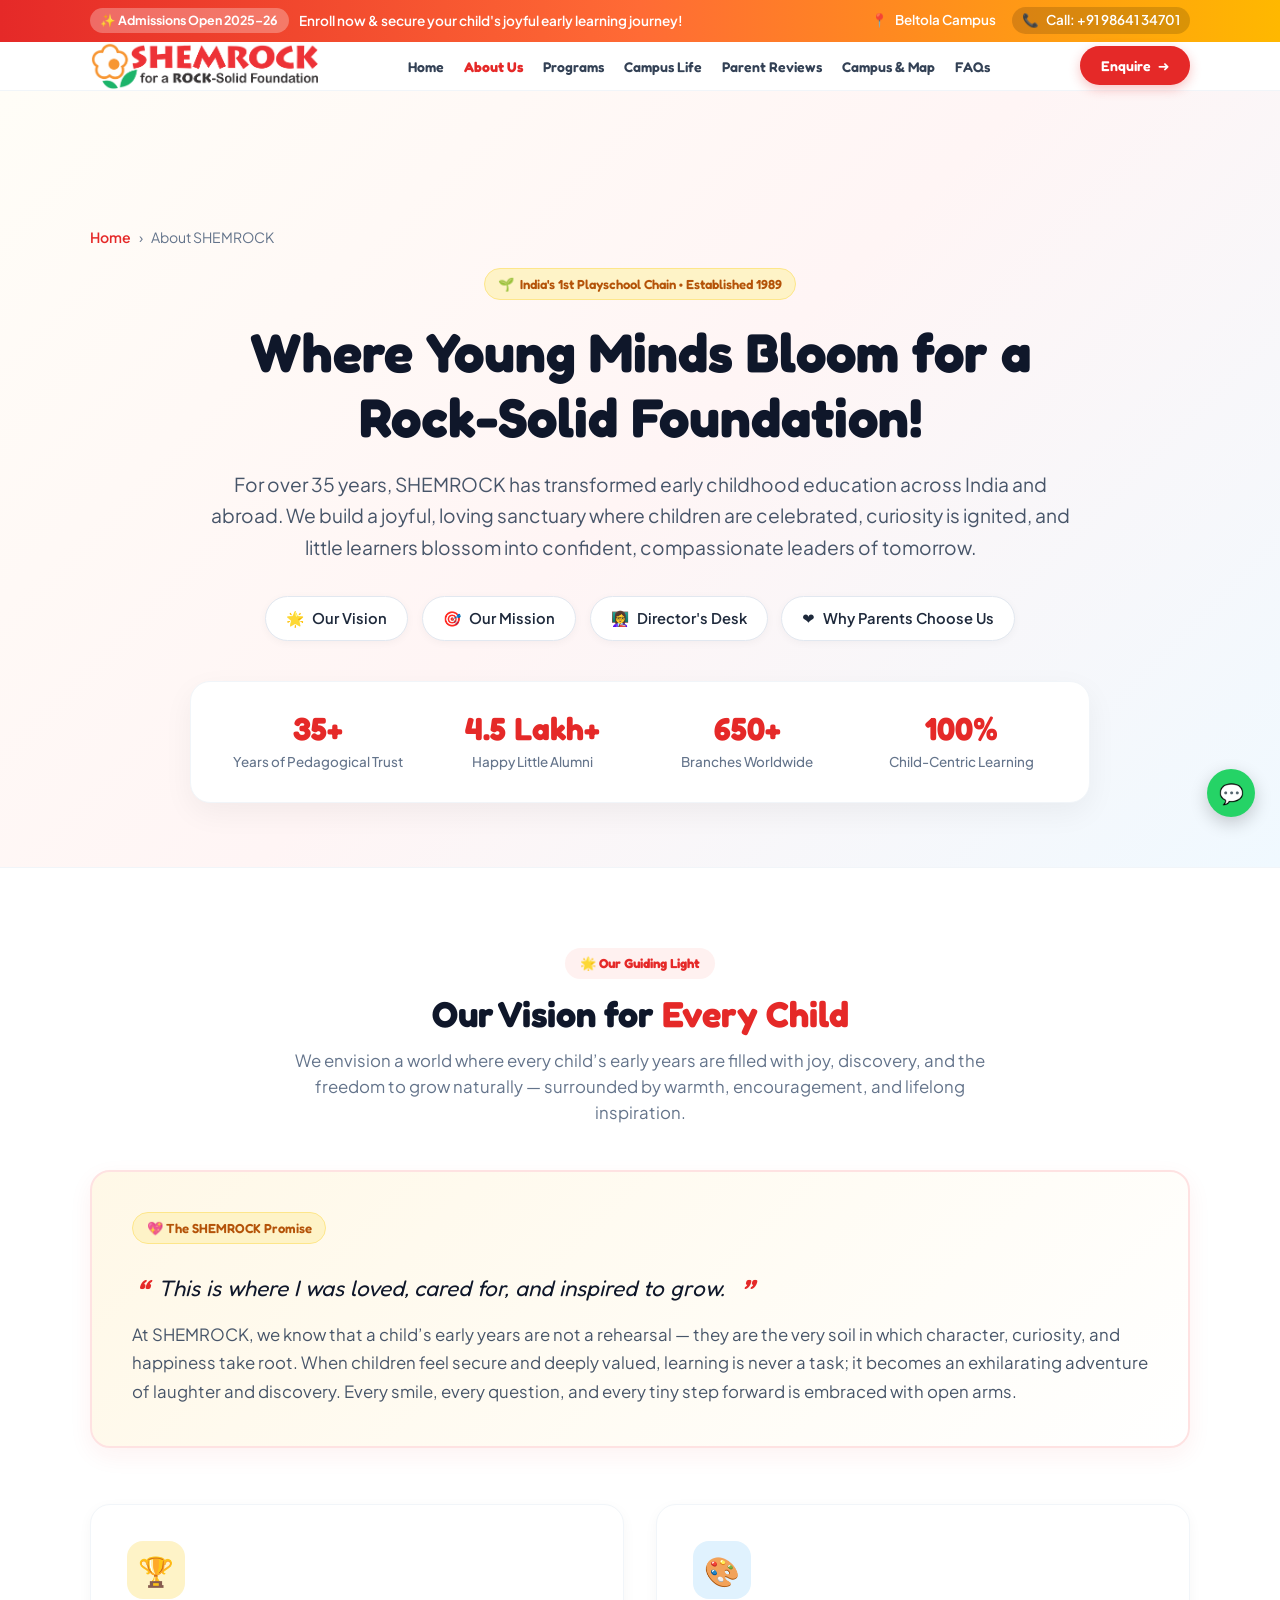
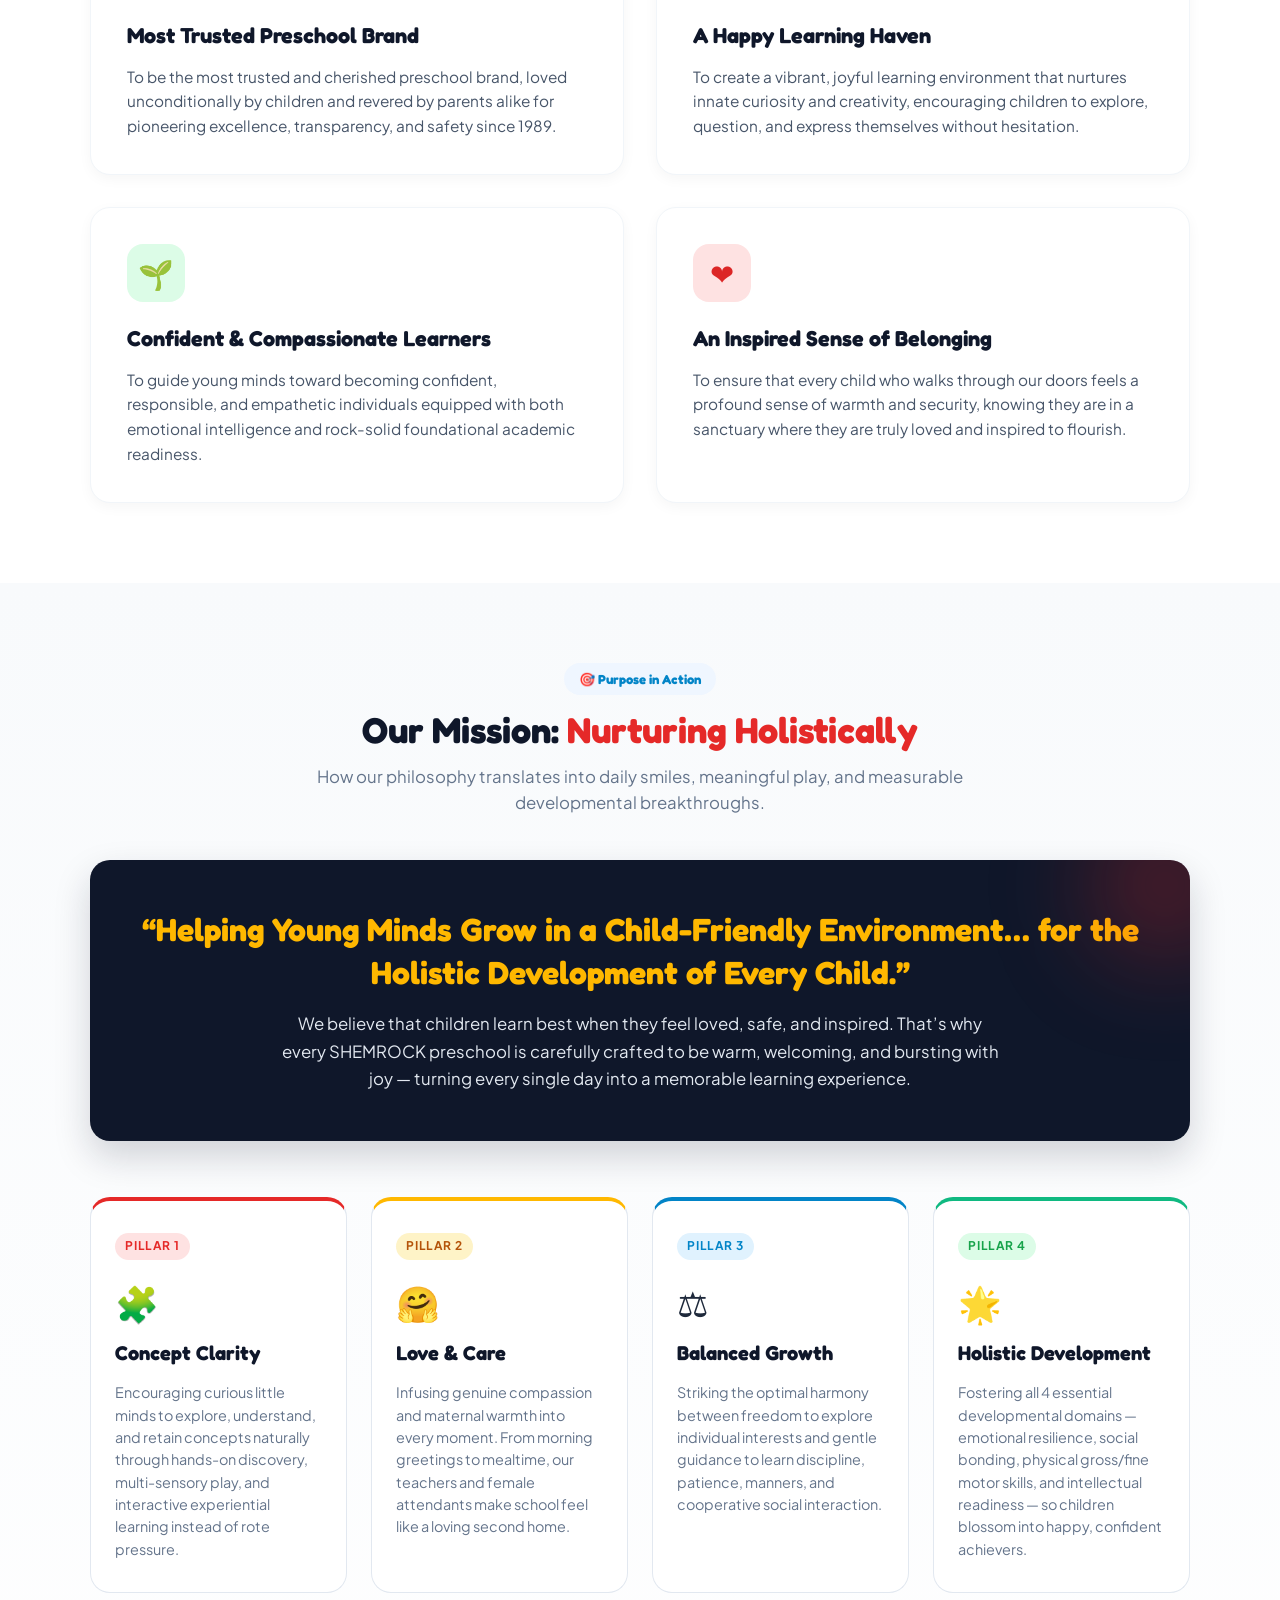
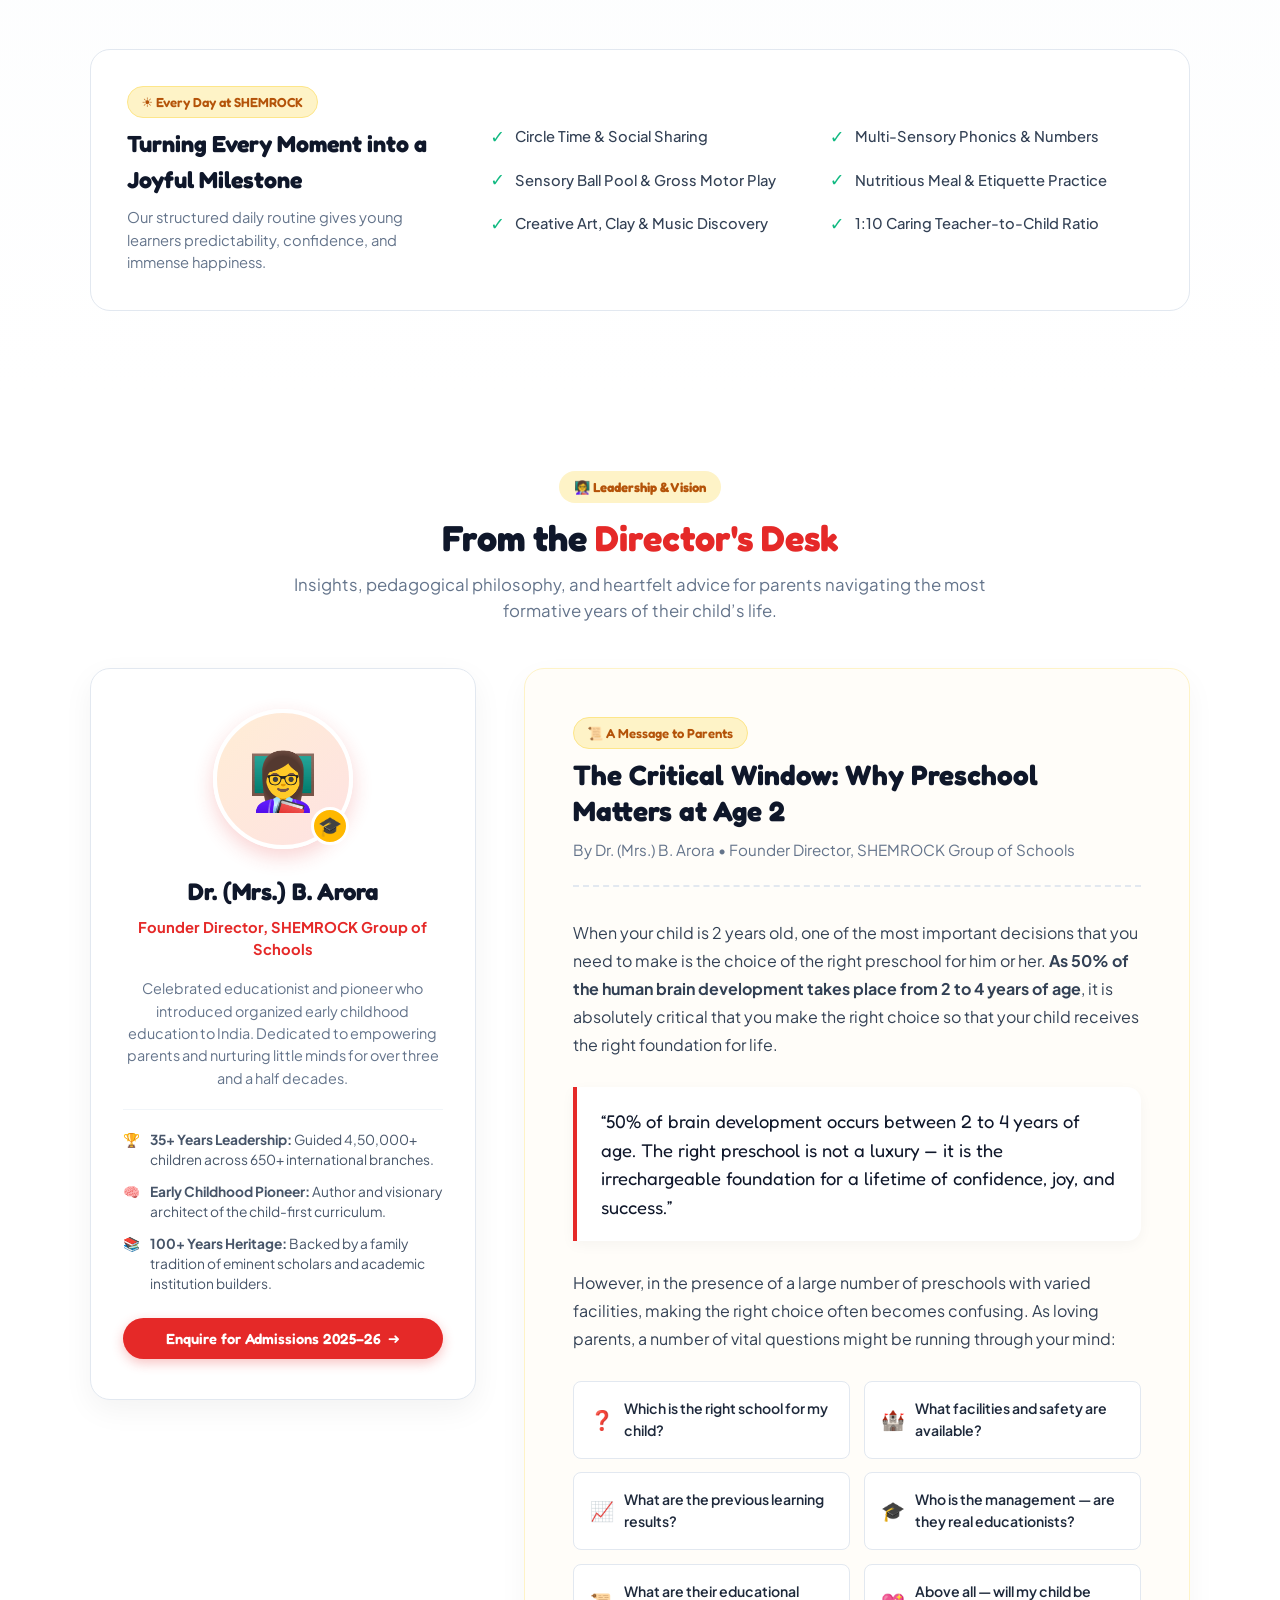
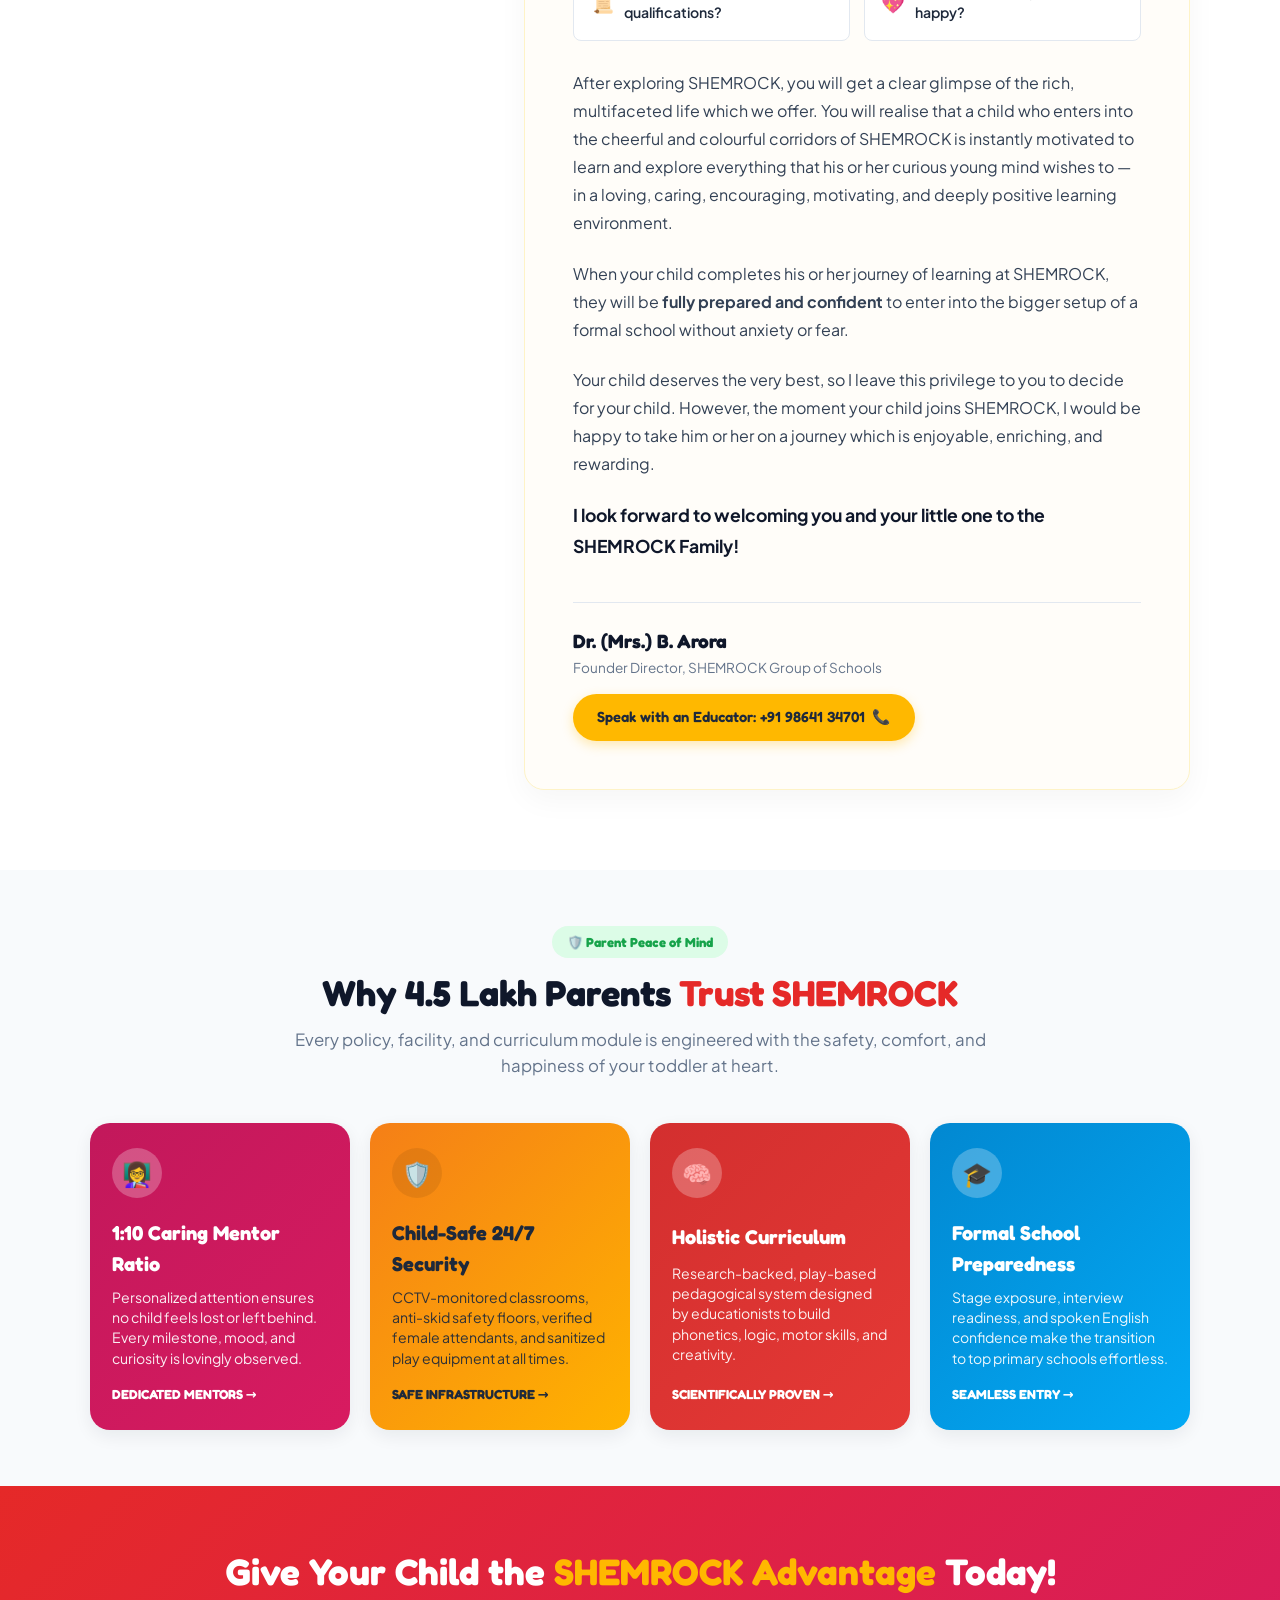
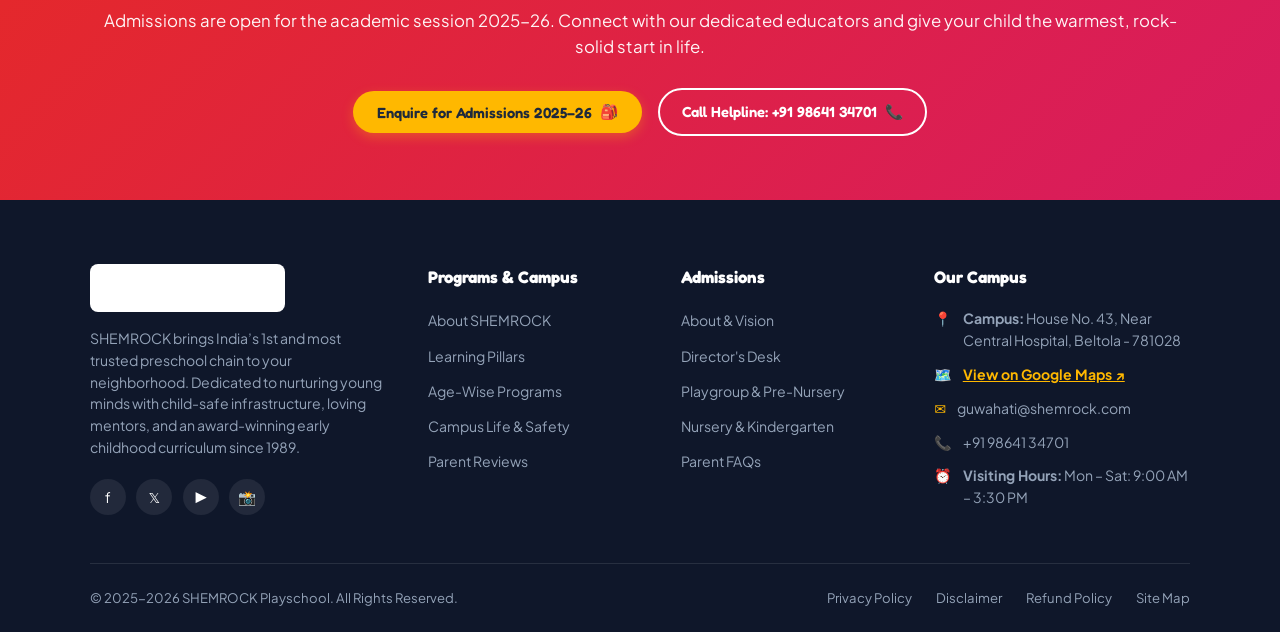
<file: about.html>
<!DOCTYPE html>
<html lang="en">

<head>
  <meta charset="UTF-8">
  <meta name="viewport" content="width=device-width, initial-scale=1.0">
  <title>About Us | SHEMROCK Playschool - Vision, Mission & Leadership</title>
  <meta name="description"
    content="Discover SHEMROCK's 35+ year legacy in early childhood education. Read our Vision, Mission, and the inspiring message from Founder Director Dr. (Mrs.) B. Arora.">
  <meta name="keywords"
    content="About SHEMROCK, Shemrock Vision, Shemrock Mission, Dr Mrs B Arora, Playschool, Best Preschool, Early Childhood Education">
  <meta name="author" content="SHEMROCK Group of Schools">

  <!-- Open Graph -->
  <meta property="og:title" content="About Us | SHEMROCK Playschool - 35+ Years of Nurturing Young Minds">
  <meta property="og:description"
    content="Founded by renowned educationists, SHEMROCK is India's 1st playschool chain, empowering 4,50,000+ children with joyful, play-based early learning.">
  <meta property="og:type" content="website">
  <meta property="og:image" content="logo-3.png">

  <!-- Favicon -->
  <link rel="icon" type="image/png" href="logo-3.png">

  <!-- Google Fonts: Fredoka & Plus Jakarta Sans & Outfit -->
  <link rel="preconnect" href="https://fonts.googleapis.com">
  <link rel="preconnect" href="https://fonts.gstatic.com" crossorigin>
  <link
    href="https://fonts.googleapis.com/css2?family=Fredoka:wght@400;500;600;700&family=Outfit:wght@400;500;600;700;800&family=Plus+Jakarta+Sans:wght@400;500;600;700&display=swap"
    rel="stylesheet">

  <!-- Main Stylesheet -->
  <link rel="stylesheet" href="style.css?v=2.4">
</head>

<body>
  <!-- Top Notification Bar -->
  <div class="top-bar">
    <div class="container top-bar-inner">
      <div class="top-bar-content">
        <span class="top-bar-badge">✨ Admissions Open 2025–26</span>
        <span class="top-bar-text top-bar-text-desktop">Enroll now & secure your child's joyful early learning journey!</span>
        <span class="top-bar-text top-bar-text-mobile">Enroll Now • Secure Child's Seat!</span>
      </div>
      <div class="top-bar-links">
        <a href="index.html#location" class="top-bar-link" title="Click to view campus location and map">
          <span>📍</span> Beltola Campus
        </a>
        <a href="tel:+919864134701" class="top-bar-link"
          style="background: rgba(0,0,0,0.15); padding: 0.2rem 0.65rem; border-radius: 99px;">
          <span>📞</span> Call: +91 98641 34701
        </a>
      </div>
    </div>
  </div>

  <!-- Main Header & Navigation -->
  <header class="site-header" id="header">
    <div class="container nav-container">
      <a href="index.html" class="nav-brand" aria-label="SHEMROCK Playschool Home">
        <img src="logo-3.png" alt="SHEMROCK for a ROCK-Solid Foundation" class="brand-logo-img">
      </a>

      <!-- Mobile Backdrop Overlay -->
      <div class="nav-backdrop" id="navBackdrop" aria-hidden="true"></div>

      <!-- Navigation Drawer / Menu -->
      <nav class="nav-menu-wrapper" id="navMenuWrapper">
        <div class="mobile-drawer-header">
          <div class="drawer-brand">
            <img src="logo-3.png" alt="SHEMROCK Playschool" class="drawer-logo-img">
          </div>
          <button class="drawer-close-btn" id="drawerCloseBtn" aria-label="Close navigation menu">✕</button>
        </div>

        <ul class="nav-menu" id="navMenu">
          <li class="nav-item">
            <a href="index.html" class="nav-link">
              <span class="nav-link-icon">🏠</span>
              <span class="nav-link-text">Home</span>
              <span class="nav-link-arrow">›</span>
            </a>
          </li>
          <li class="nav-item">
            <a href="about.html" class="nav-link active" style="color: var(--color-primary); font-weight: 700;">
              <span class="nav-link-icon">🏫</span>
              <span class="nav-link-text">About Us</span>
              <span class="nav-link-arrow">›</span>
            </a>
          </li>
          <li class="nav-item">
            <a href="index.html#programs" class="nav-link">
              <span class="nav-link-icon">🎒</span>
              <span class="nav-link-text">Programs</span>
              <span class="nav-link-arrow">›</span>
            </a>
          </li>
          <li class="nav-item">
            <a href="index.html#facilities" class="nav-link">
              <span class="nav-link-icon">🏰</span>
              <span class="nav-link-text">Campus Life</span>
              <span class="nav-link-arrow">›</span>
            </a>
          </li>
          <li class="nav-item">
            <a href="index.html#reviews" class="nav-link">
              <span class="nav-link-icon">💬</span>
              <span class="nav-link-text">Parent Reviews</span>
              <span class="nav-link-arrow">›</span>
            </a>
          </li>
          <li class="nav-item">
            <a href="index.html#location" class="nav-link">
              <span class="nav-link-icon">📍</span>
              <span class="nav-link-text">Campus & Map</span>
              <span class="nav-link-arrow">›</span>
            </a>
          </li>
          <li class="nav-item">
            <a href="index.html#faq" class="nav-link">
              <span class="nav-link-icon">❓</span>
              <span class="nav-link-text">FAQs</span>
              <span class="nav-link-arrow">›</span>
            </a>
          </li>
        </ul>

        <!-- Mobile Drawer Quick Actions -->
        <div class="mobile-drawer-actions">
          <a href="tel:+919864134701" class="drawer-action-btn drawer-btn-call">
            <span>📞</span> Call: +91 98641 34701
          </a>
          <button class="drawer-action-btn drawer-btn-enquire"
            onclick="openAdmissionModal(); if(window.closeMobileMenu) window.closeMobileMenu();">
            <span>🎒 Admissions Enquiry</span>
          </button>
          <div class="drawer-campus-note">
            <span>📍 Beltola Campus • Admissions Open 2025–26</span>
          </div>
        </div>
      </nav>

      <div class="nav-actions">
        <button class="btn btn-primary btn-pulse header-enquire-btn" onclick="openAdmissionModal()">
          <span class="header-enquire-text">Enquire</span>
          <span class="header-enquire-arrow">➜</span>
        </button>
        <button class="mobile-toggle" id="mobileToggle" aria-label="Toggle navigation menu">
          <svg class="hamburger-icon" width="24" height="24" viewBox="0 0 24 24" fill="none" stroke="currentColor"
            stroke-width="2.4" stroke-linecap="round" stroke-linejoin="round">
            <line x1="3" y1="12" x2="21" y2="12"></line>
            <line x1="3" y1="6" x2="21" y2="6"></line>
            <line x1="3" y1="18" x2="21" y2="18"></line>
          </svg>
        </button>
      </div>
    </div>
  </header>

  <!-- About Page Hero -->
  <section class="about-hero">
    <div class="container">
      <div class="about-breadcrumb">
        <a href="index.html">Home</a>
        <span>›</span>
        <span>About SHEMROCK</span>
      </div>

      <div class="about-hero-content">
        <span class="pill-badge pill-badge-yellow" style="margin-bottom: 1.25rem;">
          <span>🌱</span> India's 1st Playschool Chain • Established 1989
        </span>
        <h1 class="about-hero-title">
          Where Young Minds Bloom for a <span class="curved-highlight">Rock-Solid</span> Foundation!
        </h1>
        <p class="about-hero-desc">
          For over 35 years, SHEMROCK has transformed early childhood education across India and abroad. We build a
          joyful,
          loving sanctuary where children are celebrated, curiosity is ignited, and little learners blossom into
          confident,
          compassionate leaders of tomorrow.
        </p>

        <!-- Quick Jump Navigation -->
        <div class="about-quick-nav">
          <a href="#vision" class="about-nav-pill">
            <span>🌟</span> Our Vision
          </a>
          <a href="#mission" class="about-nav-pill">
            <span>🎯</span> Our Mission
          </a>
          <a href="#leadership" class="about-nav-pill">
            <span>👩‍🏫</span> Director's Desk
          </a>
          <a href="#values" class="about-nav-pill">
            <span>❤️</span> Why Parents Choose Us
          </a>
        </div>
      </div>

      <!-- Trust Stats Strip -->
      <div class="about-stats-strip">
        <div class="about-stat-item">
          <span class="about-stat-number">35+</span>
          <span class="about-stat-label">Years of Pedagogical Trust</span>
        </div>
        <div class="about-stat-item">
          <span class="about-stat-number">4.5 Lakh+</span>
          <span class="about-stat-label">Happy Little Alumni</span>
        </div>
        <div class="about-stat-item">
          <span class="about-stat-number">650+</span>
          <span class="about-stat-label">Branches Worldwide</span>
        </div>
        <div class="about-stat-item">
          <span class="about-stat-number">100%</span>
          <span class="about-stat-label">Child-Centric Learning</span>
        </div>
      </div>
    </div>
  </section>

  <!-- Section 1: Our Vision -->
  <section class="vision-section" id="vision">
    <div class="container">
      <div class="section-header text-center">
        <span class="section-tag" style="background: #FFF1F0; color: #E52928;">🌟 Our Guiding Light</span>
        <h2 class="section-title">
          Our Vision for <span class="highlight-red">Every Child</span>
        </h2>
        <p class="section-desc">
          We envision a world where every child’s early years are filled with joy, discovery, and the freedom to grow
          naturally — surrounded by warmth, encouragement, and lifelong inspiration.
        </p>
      </div>

      <!-- Storytelling Card -->
      <div class="vision-story-card">
        <span class="pill-badge pill-badge-yellow" style="margin-bottom: 0.75rem;">💖 The SHEMROCK Promise</span>
        <div class="vision-quote-tagline">
          This is where I was loved, cared for, and inspired to grow.
        </div>
        <p style="font-size: 1.05rem; color: #475569; line-height: 1.7; margin-top: 1rem;">
          At SHEMROCK, we know that a child’s early years are not a rehearsal — they are the very soil in which
          character,
          curiosity, and happiness take root. When children feel secure and deeply valued, learning is never a task; it
          becomes
          an exhilarating adventure of laughter and discovery. Every smile, every question, and every tiny step forward
          is
          embraced with open arms.
        </p>
      </div>

      <!-- 4 Vision Cornerstones Grid -->
      <div class="vision-grid">
        <div class="vision-card">
          <div class="vision-card-icon" style="background: #FEF3C7; color: #D97706;">🏆</div>
          <h3 class="vision-card-title">Most Trusted Preschool Brand</h3>
          <p class="vision-card-text">
            To be the most trusted and cherished preschool brand, loved unconditionally by children and revered by
            parents
            alike for pioneering excellence, transparency, and safety since 1989.
          </p>
        </div>

        <div class="vision-card">
          <div class="vision-card-icon" style="background: #E0F2FE; color: #0284C7;">🎨</div>
          <h3 class="vision-card-title">A Happy Learning Haven</h3>
          <p class="vision-card-text">
            To create a vibrant, joyful learning environment that nurtures innate curiosity and creativity, encouraging
            children
            to explore, question, and express themselves without hesitation.
          </p>
        </div>

        <div class="vision-card">
          <div class="vision-card-icon" style="background: #DCFCE7; color: #16A34A;">🌱</div>
          <h3 class="vision-card-title">Confident & Compassionate Learners</h3>
          <p class="vision-card-text">
            To guide young minds toward becoming confident, responsible, and empathetic individuals equipped with both
            emotional
            intelligence and rock-solid foundational academic readiness.
          </p>
        </div>

        <div class="vision-card">
          <div class="vision-card-icon" style="background: #FEE2E2; color: #DC2626;">❤️</div>
          <h3 class="vision-card-title">An Inspired Sense of Belonging</h3>
          <p class="vision-card-text">
            To ensure that every child who walks through our doors feels a profound sense of warmth and security,
            knowing they
            are in a sanctuary where they are truly loved and inspired to flourish.
          </p>
        </div>
      </div>
    </div>
  </section>

  <!-- Section 2: Our Mission -->
  <section class="mission-section" id="mission">
    <div class="container">
      <div class="section-header text-center">
        <span class="section-tag" style="background: #EFF6FF; color: #0284C7;">🎯 Purpose in Action</span>
        <h2 class="section-title">
          Our Mission: <span class="highlight-red">Nurturing Holistically</span>
        </h2>
        <p class="section-desc">
          How our philosophy translates into daily smiles, meaningful play, and measurable developmental breakthroughs.
        </p>
      </div>

      <!-- Core Mission Statement Box -->
      <div class="mission-statement-box">
        <h3 class="mission-statement-title">
          “Helping Young Minds Grow in a Child-Friendly Environment… for the Holistic Development of Every Child.”
        </h3>
        <p class="mission-statement-text">
          We believe that children learn best when they feel loved, safe, and inspired. That’s why every SHEMROCK
          preschool
          is carefully crafted to be warm, welcoming, and bursting with joy — turning every single day into a memorable
          learning
          experience.
        </p>
      </div>

      <!-- 4 Mission Focus Pillars -->
      <div class="mission-pillars-grid">
        <div class="mission-pillar-card" style="border-top: 4px solid #E52928;">
          <span class="mission-pillar-badge" style="background: #FEE2E2; color: #E52928;">Pillar 1</span>
          <div style="font-size: 2.2rem; margin-bottom: 0.5rem;">🧩</div>
          <h4 class="mission-pillar-title">Concept Clarity</h4>
          <p class="mission-pillar-desc">
            Encouraging curious little minds to explore, understand, and retain concepts naturally through hands-on
            discovery,
            multi-sensory play, and interactive experiential learning instead of rote pressure.
          </p>
        </div>

        <div class="mission-pillar-card" style="border-top: 4px solid #FFB800;">
          <span class="mission-pillar-badge" style="background: #FEF3C7; color: #B45309;">Pillar 2</span>
          <div style="font-size: 2.2rem; margin-bottom: 0.5rem;">🤗</div>
          <h4 class="mission-pillar-title">Love & Care</h4>
          <p class="mission-pillar-desc">
            Infusing genuine compassion and maternal warmth into every moment. From morning greetings to mealtime, our
            teachers
            and female attendants make school feel like a loving second home.
          </p>
        </div>

        <div class="mission-pillar-card" style="border-top: 4px solid #0284C7;">
          <span class="mission-pillar-badge" style="background: #E0F2FE; color: #0284C7;">Pillar 3</span>
          <div style="font-size: 2.2rem; margin-bottom: 0.5rem;">⚖️</div>
          <h4 class="mission-pillar-title">Balanced Growth</h4>
          <p class="mission-pillar-desc">
            Striking the optimal harmony between freedom to explore individual interests and gentle guidance to learn
            discipline,
            patience, manners, and cooperative social interaction.
          </p>
        </div>

        <div class="mission-pillar-card" style="border-top: 4px solid #10B981;">
          <span class="mission-pillar-badge" style="background: #DCFCE7; color: #16A34A;">Pillar 4</span>
          <div style="font-size: 2.2rem; margin-bottom: 0.5rem;">🌟</div>
          <h4 class="mission-pillar-title">Holistic Development</h4>
          <p class="mission-pillar-desc">
            Fostering all 4 essential developmental domains — emotional resilience, social bonding, physical gross/fine
            motor
            skills, and intellectual readiness — so children blossom into happy, confident achievers.
          </p>
        </div>
      </div>

      <!-- Daily Nurturing Promise Strip -->
      <div class="mission-daily-strip">
        <div>
          <span class="pill-badge pill-badge-yellow" style="margin-bottom: 0.5rem;">☀️ Every Day at SHEMROCK</span>
          <h3 class="mission-daily-title">Turning Every Moment into a Joyful Milestone</h3>
          <p style="font-size: 0.92rem; color: #64748B; margin-top: 0.5rem;">
            Our structured daily routine gives young learners predictability, confidence, and immense happiness.
          </p>
        </div>
        <div class="mission-daily-list">
          <div class="mission-daily-item"><span class="icon">✓</span> Circle Time & Social Sharing</div>
          <div class="mission-daily-item"><span class="icon">✓</span> Multi-Sensory Phonics & Numbers</div>
          <div class="mission-daily-item"><span class="icon">✓</span> Sensory Ball Pool & Gross Motor Play</div>
          <div class="mission-daily-item"><span class="icon">✓</span> Nutritious Meal & Etiquette Practice</div>
          <div class="mission-daily-item"><span class="icon">✓</span> Creative Art, Clay & Music Discovery</div>
          <div class="mission-daily-item"><span class="icon">✓</span> 1:10 Caring Teacher-to-Child Ratio</div>
        </div>
      </div>
    </div>
  </section>

  <!-- Section 3: Leadership & Director's Desk -->
  <section class="director-section" id="leadership">
    <div class="container">
      <div class="section-header text-center">
        <span class="section-tag" style="background: #FEF3C7; color: #B45309;">👩‍🏫 Leadership & Vision</span>
        <h2 class="section-title">
          From the <span class="highlight-red">Director's Desk</span>
        </h2>
        <p class="section-desc">
          Insights, pedagogical philosophy, and heartfelt advice for parents navigating the most formative years of
          their child’s life.
        </p>
      </div>

      <div class="director-grid">
        <!-- Profile Card -->
        <div class="director-profile-card">
          <div class="director-avatar-wrapper">
            <span>👩‍🏫</span>
            <div class="director-avatar-badge" title="Pioneer Educationist">🎓</div>
          </div>
          <h3 class="director-name">Dr. (Mrs.) B. Arora</h3>
          <div class="director-role">Founder Director, SHEMROCK Group of Schools</div>
          <p style="font-size: 0.9rem; color: #64748B; line-height: 1.55;">
            Celebrated educationist and pioneer who introduced organized early childhood education to India. Dedicated
            to
            empowering parents and nurturing little minds for over three and a half decades.
          </p>

          <div class="director-bio-points">
            <div class="director-bio-point">
              <span>🏆</span>
              <span><strong>35+ Years Leadership:</strong> Guided 4,50,000+ children across 650+ international
                branches.</span>
            </div>
            <div class="director-bio-point">
              <span>🧠</span>
              <span><strong>Early Childhood Pioneer:</strong> Author and visionary architect of the child-first
                curriculum.</span>
            </div>
            <div class="director-bio-point">
              <span>📚</span>
              <span><strong>100+ Years Heritage:</strong> Backed by a family tradition of eminent scholars and academic
                institution builders.</span>
            </div>
          </div>

          <div style="margin-top: 1.5rem;">
            <button class="btn btn-primary" onclick="openAdmissionModal()"
              style="width: 100%; justify-content: center;">
              <span>Enquire for Admissions 2025–26</span>
              <span>➜</span>
            </button>
          </div>
        </div>

        <!-- Director's Letter Card -->
        <div class="director-letter-card">
          <div class="letter-header">
            <span class="pill-badge pill-badge-yellow" style="margin-bottom: 0.5rem;">📜 A Message to Parents</span>
            <h3 class="letter-title">The Critical Window: Why Preschool Matters at Age 2</h3>
            <p class="letter-subtitle">By Dr. (Mrs.) B. Arora • Founder Director, SHEMROCK Group of Schools</p>
          </div>

          <div class="director-letter-body">
            <p>
              When your child is 2 years old, one of the most important decisions that you need to make is the choice of
              the
              right preschool for him or her. <strong>As 50% of the human brain development takes place from 2 to 4
                years of
                age</strong>, it is absolutely critical that you make the right choice so that your child receives the
              right
              foundation for life.
            </p>

            <div class="director-highlight-quote">
              “50% of brain development occurs between 2 to 4 years of age. The right preschool is not a luxury — it is
              the
              irrechargeable foundation for a lifetime of confidence, joy, and success.”
            </div>

            <p>
              However, in the presence of a large number of preschools with varied facilities, making the right choice
              often becomes
              confusing. As loving parents, a number of vital questions might be running through your mind:
            </p>

            <!-- Parent Questions Grid -->
            <div class="director-questions-grid">
              <div class="director-question-card">
                <span class="q-icon">❓</span> Which is the right school for my child?
              </div>
              <div class="director-question-card">
                <span class="q-icon">🏰</span> What facilities and safety are available?
              </div>
              <div class="director-question-card">
                <span class="q-icon">📈</span> What are the previous learning results?
              </div>
              <div class="director-question-card">
                <span class="q-icon">🎓</span> Who is the management — are they real educationists?
              </div>
              <div class="director-question-card">
                <span class="q-icon">📜</span> What are their educational qualifications?
              </div>
              <div class="director-question-card">
                <span class="q-icon">💖</span> Above all — will my child be happy?
              </div>
            </div>

            <p>
              After exploring SHEMROCK, you will get a clear glimpse of the rich, multifaceted life which we offer. You
              will realise
              that a child who enters into the cheerful and colourful corridors of SHEMROCK is instantly motivated to
              learn and explore
              everything that his or her curious young mind wishes to — in a loving, caring, encouraging, motivating,
              and deeply
              positive learning environment.
            </p>

            <p>
              When your child completes his or her journey of learning at SHEMROCK, they will be <strong>fully prepared
                and
                confident</strong> to enter into the bigger setup of a formal school without anxiety or fear.
            </p>

            <p>
              Your child deserves the very best, so I leave this privilege to you to decide for your child. However, the
              moment your
              child joins SHEMROCK, I would be happy to take him or her on a journey which is enjoyable, enriching, and
              rewarding.
            </p>

            <p style="font-weight: 700; color: #0F172A; font-size: 1.1rem;">
              I look forward to welcoming you and your little one to the SHEMROCK Family!
            </p>

            <!-- Signature block -->
            <div class="director-signature-wrap">
              <div>
                <div class="director-signature-text">Dr. (Mrs.) B. Arora</div>
                <div class="director-signature-title">Founder Director, SHEMROCK Group of Schools</div>
              </div>
              <a href="tel:+919864134701" class="btn btn-yellow">
                <span>Speak with an Educator: +91 98641 34701</span>
                <span>📞</span>
              </a>
            </div>
          </div>
        </div>
      </div>
    </div>
  </section>

  <!-- Section 4: Why Parents Choose SHEMROCK -->
  <section class="section-padding" id="values" style="background: #F8FAFC;">
    <div class="container">
      <div class="section-header text-center">
        <span class="section-tag" style="background: #DCFCE7; color: #16A34A;">🛡️ Parent Peace of Mind</span>
        <h2 class="section-title">
          Why 4.5 Lakh Parents <span class="highlight-red">Trust SHEMROCK</span>
        </h2>
        <p class="section-desc">
          Every policy, facility, and curriculum module is engineered with the safety, comfort, and happiness of your
          toddler at heart.
        </p>
      </div>

      <div class="pillars-grid">
        <div class="pillar-card pillar-magenta">
          <div class="pillar-icon-box">👩‍🏫</div>
          <h3 class="pillar-title">1:10 Caring Mentor Ratio</h3>
          <p class="pillar-desc">
            Personalized attention ensures no child feels lost or left behind. Every milestone, mood, and curiosity is
            lovingly observed.
          </p>
          <span class="pillar-action">Dedicated Mentors →</span>
        </div>

        <div class="pillar-card pillar-amber">
          <div class="pillar-icon-box">🛡️</div>
          <h3 class="pillar-title">Child-Safe 24/7 Security</h3>
          <p class="pillar-desc">
            CCTV-monitored classrooms, anti-skid safety floors, verified female attendants, and sanitized play equipment
            at all times.
          </p>
          <span class="pillar-action">Safe Infrastructure →</span>
        </div>

        <div class="pillar-card pillar-crimson">
          <div class="pillar-icon-box">🧠</div>
          <h3 class="pillar-title">Holistic Curriculum</h3>
          <p class="pillar-desc">
            Research-backed, play-based pedagogical system designed by educationists to build phonetics, logic, motor
            skills, and creativity.
          </p>
          <span class="pillar-action">Scientifically Proven →</span>
        </div>

        <div class="pillar-card pillar-blue">
          <div class="pillar-icon-box">🎓</div>
          <h3 class="pillar-title">Formal School Preparedness</h3>
          <p class="pillar-desc">
            Stage exposure, interview readiness, and spoken English confidence make the transition to top primary
            schools effortless.
          </p>
          <span class="pillar-action">Seamless Entry →</span>
        </div>
      </div>
    </div>
  </section>

  <!-- Bottom CTA Banner -->
  <section class="cta-banner-section">
    <div class="container cta-banner-content">
      <h2 class="cta-banner-title">
        Give Your Child the <span style="color: #FFB800;">SHEMROCK Advantage</span> Today!
      </h2>
      <p class="cta-banner-desc">
        Admissions are open for the academic session 2025-26. Connect with our dedicated educators and give your child
        the
        warmest, rock-solid start in life.
      </p>
      <div class="cta-buttons">
        <button class="btn btn-yellow" onclick="openAdmissionModal()">
          <span>Enquire for Admissions 2025–26</span>
          <span>🎒</span>
        </button>
        <a href="tel:+919864134701" class="btn btn-outline-white">
          <span>Call Helpline: +91 98641 34701</span>
          <span>📞</span>
        </a>
      </div>
    </div>
  </section>

  <!-- Site Footer -->
  <footer class="site-footer">
    <div class="container">
      <div class="footer-top">
        <div class="footer-brand">
          <img src="logo-3.png" alt="SHEMROCK Playschool" class="brand-logo-img">
          <p>
            SHEMROCK brings India’s 1st and most trusted preschool chain to your neighborhood. Dedicated to
            nurturing young minds with child-safe infrastructure, loving mentors, and an award-winning early childhood
            curriculum since 1989.
          </p>
          <div class="social-links">
            <a href="https://facebook.com" target="_blank" class="social-icon-btn" aria-label="Facebook">f</a>
            <a href="https://twitter.com" target="_blank" class="social-icon-btn" aria-label="Twitter">𝕏</a>
            <a href="https://youtube.com" target="_blank" class="social-icon-btn" aria-label="YouTube">▶</a>
            <a href="https://instagram.com" target="_blank" class="social-icon-btn" aria-label="Instagram">📸</a>
          </div>
        </div>

        <div class="footer-col">
          <h5>Programs & Campus</h5>
          <ul class="footer-links">
            <li><a href="about.html">About SHEMROCK</a></li>
            <li><a href="index.html#curriculum">Learning Pillars</a></li>
            <li><a href="index.html#programs">Age-Wise Programs</a></li>
            <li><a href="index.html#facilities">Campus Life & Safety</a></li>
            <li><a href="index.html#reviews">Parent Reviews</a></li>
          </ul>
        </div>

        <div class="footer-col">
          <h5>Admissions</h5>
          <ul class="footer-links">
            <li><a href="about.html">About & Vision</a></li>
            <li><a href="about.html#leadership">Director's Desk</a></li>
            <li><a href="index.html#programs">Playgroup & Pre-Nursery</a></li>
            <li><a href="index.html#programs">Nursery & Kindergarten</a></li>
            <li><a href="index.html#faq">Parent FAQs</a></li>
          </ul>
        </div>

        <div class="footer-col">
          <h5>Our Campus</h5>
          <div class="footer-contact-info">
            <div class="contact-row">
              <span class="contact-row-icon">📍</span>
              <span><strong>Campus:</strong> House No. 43, Near Central Hospital, Beltola - 781028</span>
            </div>
            <div class="contact-row">
              <span class="contact-row-icon">🗺️</span>
              <a href="https://maps.google.com/?cid=10112229116156857562&g_mp=CiVnb29nbGUubWFwcy5wbGFjZXMudjEuUGxhY2VzLkdldFBsYWNlEAMYASAF&hl=en-US&source=embed"
                target="_blank" rel="noopener noreferrer"
                style="color: #FFB800; font-weight: 700; text-decoration: underline;">
                View on Google Maps ↗
              </a>
            </div>
            <div class="contact-row">
              <span class="contact-row-icon">✉️</span>
              <a href="mailto:guwahati@shemrock.com" style="color: inherit;">guwahati@shemrock.com</a>
            </div>
            <div class="contact-row">
              <span class="contact-row-icon">📞</span>
              <a href="tel:+919864134701" style="color: inherit;">+91 98641 34701</a>
            </div>
            <div class="contact-row">
              <span class="contact-row-icon">⏰</span>
              <span><strong>Visiting Hours:</strong> Mon – Sat: 9:00 AM – 3:30 PM</span>
            </div>
          </div>
        </div>
      </div>

      <div class="footer-bottom">
        <div>
          © 2025-2026 SHEMROCK Playschool. All Rights Reserved.
        </div>
        <div class="footer-bottom-links">
          <a href="#">Privacy Policy</a>
          <a href="#">Disclaimer</a>
          <a href="#">Refund Policy</a>
          <a href="#">Site Map</a>
        </div>
      </div>
    </div>
  </footer>

  <!-- Floating Action Buttons (WhatsApp + Scroll to Top) -->
  <div class="floating-contact-bar">
    <a href="https://wa.me/919864134701?text=Hello%20SHEMROCK,%20I%20would%20like%20to%20enquire%20about%20playschool%20admissions."
      target="_blank" class="floating-btn btn-whatsapp" title="Chat with Admission Counselor on WhatsApp"
      aria-label="WhatsApp Chat">
      💬
    </a>
    <button class="floating-btn btn-scroll-top" id="scrollTopBtn" title="Scroll to top" aria-label="Scroll to top">
      ↑
    </button>
  </div>

  <!-- Admission Enquiry Modal -->
  <div class="modal-overlay" id="admissionModal">
    <div class="modal-card">
      <button class="modal-close-btn" id="modalCloseBtn" aria-label="Close modal">✕</button>
      <div style="text-align: center; margin-bottom: 1.5rem;">
        <span class="pill-badge pill-badge-yellow" style="margin-bottom: 0.5rem;">🎒 Admissions 2025-26</span>
        <h3 style="font-family: var(--font-heading); font-size: 1.6rem; color: #0F172A;">Admissions Enquiry 2025-26</h3>
        <p style="font-size: 0.88rem; color: #64748B;">📍 House No. 43, Shemrock Hearts, Chandannagar Survey Road,
          Beltola Campus</p>
        <p style="font-size: 0.82rem; color: #94A3B8; margin-top: 0.25rem;">Leave your details and our admissions counselor
          will assist you with all admissions guidance.</p>
      </div>

      <form id="admissionForm">
        <input type="hidden" id="targetBranch" value="Shemrock Hearts Beltola">
        <div class="form-group">
          <label class="form-label" for="parentName">Parent / Guardian Name *</label>
          <input type="text" id="parentName" class="form-control" placeholder="e.g. Priya Sharma" required>
        </div>
        <div class="form-group">
          <label class="form-label" for="parentPhone">Contact Number *</label>
          <input type="tel" id="parentPhone" class="form-control" placeholder="+91 98641 34701"
            pattern="[0-9+ -]{10,14}" required>
        </div>
        <div class="form-row form-row-2col">
          <div class="form-group">
            <label class="form-label" for="childAge">Child's Age *</label>
            <select id="childAge" class="form-control" required>
              <option value="1.5-2.5">1.5 - 2.5 yrs (Playgroup)</option>
              <option value="2.5-3.5">2.5 - 3.5 yrs (Pre-Nursery)</option>
              <option value="3.5-4.5">3.5 - 4.5 yrs (Nursery)</option>
              <option value="4.5-5.5">4.5 - 5.5 yrs (KG / Prep)</option>
            </select>
          </div>
          <div class="form-group">
            <label class="form-label" for="parentLocality">Locality / City *</label>
            <input type="text" id="parentLocality" class="form-control" placeholder="e.g. Beltola, Dispur"
              required>
          </div>
        </div>
        <button type="submit" class="btn btn-primary" style="width: 100%; margin-top: 1rem; padding: 0.85rem;">
          Submit Admission Enquiry ✨
        </button>
      </form>

      <div id="formSuccess" style="display: none; text-align: center; padding: 2rem 1rem;">
        <div style="font-size: 3.5rem; margin-bottom: 0.75rem;">🎉</div>
        <h4 style="font-family: var(--font-heading); font-size: 1.5rem; color: #10B981; margin-bottom: 0.5rem;">Enquiry
          Received Successfully!</h4>
        <p style="color: #475569; font-size: 0.95rem;">Our admissions counselor will contact you within 2 business
          hours with curriculum details and admission guidance.</p>
      </div>
    </div>
  </div>

  <!-- Mobile Sticky Bottom Conversion Bar -->
  <div class="mobile-sticky-bar" id="mobileStickyBar">
    <div class="mobile-sticky-inner">
      <a href="tel:+919864134701" class="btn btn-outline-primary mobile-sticky-btn">
        <span>📞 Call: 9864134701</span>
      </a>
      <button class="btn btn-primary mobile-sticky-btn" onclick="openAdmissionModal()">
        <span>🎒 Enquire Now</span>
      </button>
    </div>
  </div>

  <!-- Confetti Canvas -->
  <canvas id="confettiCanvas"></canvas>

  <!-- Interactive JavaScript -->
  <script src="script.js?v=2.2"></script>
</body>

</html>
</file>
<file: style.css>
/* ==========================================================================
   SHEMROCK PLAYSCHOOL - OPTIMIZED PERFORMANCE STYLESHEET
   High-performance, Zero-Lag, Fully Responsive (Mobile, Tablet, Desktop)
   Mobile Length Optimization with Horizontal Scroll Snapping & Compact Modules
   ========================================================================== */

:root {
  /* Brand Palette */
  --color-primary: #E52928;
  --color-primary-dark: #C61E1D;
  --color-primary-soft: #FFF1F0;

  --color-yellow: #FFB800;
  --color-yellow-light: #FFF9E6;
  --color-yellow-dark: #E6A100;
  --color-yellow-border: #FFE58F;

  --color-blue: #0284C7;
  --color-blue-light: #E0F2FE;
  --color-blue-dark: #0369A1;

  --color-green: #10B981;
  --color-green-light: #ECFDF5;
  --color-green-dark: #047857;

  --color-orange: #F97316;
  --color-orange-light: #FFF7ED;

  /* Neutrals */
  --color-bg: #FCFBF7;
  --color-surface: #FFFFFF;
  --color-surface-soft: #F8FAFC;
  --color-text-main: #1E293B;
  --color-text-muted: #64748B;
  --color-border: #E2E8F0;

  /* Typography */
  --font-heading: 'Fredoka', 'Quicksand', system-ui, -apple-system, sans-serif;
  --font-body: 'Plus Jakarta Sans', system-ui, -apple-system, sans-serif;

  /* Radius & Shadows */
  --radius-sm: 8px;
  --radius-md: 14px;
  --radius-lg: 20px;
  --radius-xl: 28px;
  --radius-full: 9999px;

  --shadow-sm: 0 2px 6px rgba(0, 0, 0, 0.04);
  --shadow-md: 0 6px 18px rgba(15, 23, 42, 0.07);
  --shadow-lg: 0 12px 28px rgba(15, 23, 42, 0.1);

  --transition-fast: 0.18s ease;
  --transition-normal: 0.28s ease;
}

/* Base Reset - GPU Hardware Accelerated where needed */
*, *::before, *::after {
  box-sizing: border-box;
  margin: 0;
  padding: 0;
  -webkit-tap-highlight-color: transparent;
}

html {
  scroll-behavior: smooth;
  font-size: 16px;
  text-rendering: optimizeLegibility;
}

body {
  font-family: var(--font-body);
  background-color: var(--color-bg);
  color: var(--color-text-main);
  line-height: 1.55;
  overflow-x: hidden;
  -webkit-font-smoothing: antialiased;
}

img {
  max-width: 100%;
  height: auto;
  display: block;
  content-visibility: auto;
}

a {
  text-decoration: none;
  color: inherit;
  transition: color var(--transition-fast);
}

button, input, select, textarea {
  font-family: inherit;
}

.container {
  width: 100%;
  max-width: 1200px;
  margin: 0 auto;
  padding: 0 1.25rem;
}

.section-padding {
  padding: 4.5rem 0;
  position: relative;
  contain: content;
}

/* ==========================================================================
   TOP BAR (Optimized)
   ========================================================================== */
.top-bar {
  background: linear-gradient(90deg, #E52928 0%, #FF6B35 50%, #FFB800 100%);
  color: #FFFFFF;
  font-size: 0.85rem;
  font-weight: 600;
  padding: 0.45rem 0;
  position: relative;
  z-index: 10;
}

.top-bar-inner {
  display: flex;
  align-items: center;
  justify-content: space-between;
  gap: 1rem;
}

.top-bar-content {
  display: inline-flex;
  align-items: center;
  gap: 0.65rem;
}

.top-bar-text-desktop {
  display: inline;
  color: #FFFFFF;
}

.top-bar-text-mobile {
  display: none;
  color: #FFFFFF;
}

.top-bar-badge {
  display: inline-flex;
  align-items: center;
  gap: 0.35rem;
  background: rgba(255, 255, 255, 0.28);
  color: #FFFFFF;
  padding: 0.18rem 0.65rem;
  border-radius: var(--radius-full);
  font-size: 0.78rem;
  font-weight: 700;
  border: none;
}

.top-bar-links {
  display: flex;
  align-items: center;
  gap: 1rem;
}

.top-bar-link {
  color: #FFFFFF;
  display: inline-flex;
  align-items: center;
  gap: 0.4rem;
  font-size: 0.84rem;
  font-weight: 600;
  transition: opacity var(--transition-fast);
}

.top-bar-link:hover {
  opacity: 0.9;
  color: #FFFFFF;
}

.top-bar-icon {
  flex-shrink: 0;
  stroke: #FFFFFF;
}

.top-bar-call-link {
  background: rgba(0, 0, 0, 0.18);
  padding: 0.22rem 0.75rem;
  border-radius: var(--radius-full);
}

/* ==========================================================================
   HEADER & NAVIGATION
   ========================================================================== */
.site-header {
  position: sticky;
  top: 0;
  background: #FFFFFF;
  border-bottom: 1.5px solid #F1F5F9;
  z-index: 2000;
  transition: box-shadow var(--transition-fast);
  will-change: box-shadow;
}

.site-header.scrolled {
  box-shadow: 0 4px 20px rgba(0, 0, 0, 0.08);
}

.nav-container {
  display: flex;
  align-items: center;
  justify-content: space-between;
  padding: 0.65rem 0;
}

.nav-brand {
  display: flex;
  align-items: center;
}

.brand-logo-img {
  height: 48px;
  width: auto;
  object-fit: contain;
}

.nav-menu-wrapper {
  display: contents;
}

.nav-backdrop,
.mobile-drawer-header,
.mobile-drawer-actions,
.nav-link-icon,
.nav-link-arrow {
  display: none;
}

.nav-menu {
  display: flex;
  align-items: center;
  list-style: none;
  gap: 1.25rem;
}

.nav-link {
  font-family: var(--font-heading);
  font-weight: 600;
  font-size: 0.95rem;
  color: #334155;
  padding: 0.4rem 0.35rem;
  transition: color var(--transition-fast);
}

.nav-link:hover, .nav-link.active {
  color: var(--color-primary);
}

.nav-actions {
  display: flex;
  align-items: center;
  gap: 0.75rem;
}

.header-enquire-btn {
  white-space: nowrap;
}

.mobile-toggle {
  display: none;
  background: none;
  border: none;
  cursor: pointer;
  padding: 0.4rem;
  color: #1E293B;
}

/* ==========================================================================
   BUTTONS & BADGES
   ========================================================================== */
.btn {
  display: inline-flex;
  align-items: center;
  justify-content: center;
  gap: 0.45rem;
  padding: 0.65rem 1.4rem;
  font-family: var(--font-heading);
  font-size: 0.92rem;
  font-weight: 600;
  border-radius: var(--radius-full);
  cursor: pointer;
  transition: transform var(--transition-fast), background var(--transition-fast), box-shadow var(--transition-fast);
  border: 2px solid transparent;
  outline: none;
  user-select: none;
  white-space: nowrap;
}

.btn-primary {
  background: var(--color-primary);
  color: #FFFFFF;
  box-shadow: 0 4px 12px rgba(229, 41, 40, 0.28);
}

.btn-primary:hover {
  background: var(--color-primary-dark);
  transform: translateY(-2px);
}

.btn-yellow {
  background: var(--color-yellow);
  color: #1E293B;
  box-shadow: 0 4px 12px rgba(255, 184, 0, 0.3);
}

.btn-yellow:hover {
  background: var(--color-yellow-dark);
  color: #FFFFFF;
  transform: translateY(-2px);
}

.btn-outline-primary {
  background: transparent;
  color: var(--color-primary);
  border-color: var(--color-primary);
}

.btn-outline-primary:hover {
  background: var(--color-primary);
  color: #FFFFFF;
}

.btn-outline-white {
  background: transparent;
  color: #FFFFFF;
  border-color: #FFFFFF;
}

.btn-outline-white:hover {
  background: #FFFFFF;
  color: var(--color-primary);
}

.pill-badge {
  display: inline-flex;
  align-items: center;
  gap: 0.35rem;
  padding: 0.3rem 0.85rem;
  border-radius: var(--radius-full);
  font-family: var(--font-heading);
  font-size: 0.82rem;
  font-weight: 600;
}

.pill-badge-yellow {
  background: #FEF3C7;
  color: #B45309;
  border: 1px solid #FDE68A;
}

/* ==========================================================================
   SECTION HEADERS
   ========================================================================== */
.section-header {
  text-align: center;
  max-width: 720px;
  margin: 0 auto 2.75rem auto;
}

.section-tag {
  display: inline-flex;
  align-items: center;
  gap: 0.4rem;
  background: #FEF3C7;
  color: #B45309;
  font-family: var(--font-heading);
  font-weight: 700;
  font-size: 0.82rem;
  padding: 0.35rem 0.95rem;
  border-radius: var(--radius-full);
  margin-bottom: 0.75rem;
}

.section-title {
  font-family: var(--font-heading);
  font-size: 2.25rem;
  font-weight: 700;
  color: #0F172A;
  line-height: 1.25;
  margin-bottom: 0.75rem;
}

.section-title .highlight-red {
  color: var(--color-primary);
}

.section-desc {
  font-size: 1.05rem;
  color: var(--color-text-muted);
  line-height: 1.55;
}

/* ==========================================================================
   HERO SECTION (Vibrant, Curved Organic Wave Split Redesign)
   ========================================================================== */
.hero-section {
  position: relative;
  background: #FCFBF7;
  padding: 3.25rem 0 5.5rem 0;
  overflow: hidden;
  min-height: 640px;
}

/* Playful Hand-Drawn Style Doodles (Cloud, Sun, Stars, Toy Blocks, Rocket) */
.hero-doodles {
  position: absolute;
  top: 0;
  left: 0;
  width: 55%;
  height: 100%;
  pointer-events: none;
  user-select: none;
  z-index: 1;
}

.doodle {
  position: absolute;
  filter: drop-shadow(0 2px 6px rgba(0, 0, 0, 0.04));
  transition: transform 0.3s ease;
}

.doodle-cloud-top {
  top: 6%;
  left: 2%;
  animation: doodleFloat 7s ease-in-out infinite;
}

.doodle-sun {
  top: 5%;
  left: 45%;
  animation: doodleRotateGlow 12s linear infinite;
}

.doodle-cloud-mid {
  top: 38%;
  left: 48%;
  animation: doodleFloat 8s ease-in-out infinite 1s;
}

.doodle-star-1 {
  top: 18%;
  left: 4%;
  animation: doodleTwinkle 3.5s ease-in-out infinite;
}

.doodle-star-2 {
  top: 60%;
  left: 50%;
  animation: doodleTwinkle 4s ease-in-out infinite 1s;
}

.doodle-star-3 {
  top: 67%;
  left: 52%;
  animation: doodleTwinkle 4.5s ease-in-out infinite 2s;
}

.doodle-blocks {
  top: 63%;
  left: 8%;
  animation: doodleFloat 6s ease-in-out infinite 0.5s;
}

.doodle-rocket {
  bottom: 12%;
  left: 2%;
  animation: doodleRocketFly 6s ease-in-out infinite;
}

@keyframes doodleFloat {
  0%, 100% { transform: translateY(0px) rotate(0deg); }
  50% { transform: translateY(-8px) rotate(2deg); }
}

@keyframes doodleRotateGlow {
  0%, 100% { transform: rotate(0deg) scale(1); }
  50% { transform: rotate(180deg) scale(1.08); }
}

@keyframes doodleTwinkle {
  0%, 100% { transform: scale(1) rotate(0deg); opacity: 0.85; }
  50% { transform: scale(1.2) rotate(12deg); opacity: 1; }
}

@keyframes doodleRocketFly {
  0%, 100% { transform: translateY(0px) translateX(0px) rotate(0deg); }
  50% { transform: translateY(-12px) translateX(4px) rotate(4deg); }
}

/* Natural Full-Bleed S-Curve Wave Split (Photo spans full height & flush right) */
.hero-split-photo-wrapper {
  position: absolute;
  top: 0;
  right: 0;
  bottom: 0;
  width: 54%;
  height: 100%;
  pointer-events: none;
  z-index: 1;
  overflow: hidden;
}

/* Photo Container with Organic S-Curve Clip-Path */
.hero-split-photo-container {
  position: absolute;
  inset: 0;
  width: 100%;
  height: 100%;
  overflow: hidden;
  clip-path: url(#heroWaveClip);
  -webkit-clip-path: url(#heroWaveClip);
}

.hero-split-photo {
  width: 100%;
  height: 100%;
  object-fit: cover;
  object-position: center 35%;
  display: block;
}

/* Pure SVG S-Curve Overlay Ribbon & Cream Edge Carver */
.hero-wave-svg {
  position: absolute;
  top: 0;
  left: 0;
  width: 100%;
  height: 100%;
  pointer-events: none;
  z-index: 2;
}

/* Hero Content Grid (Left Copy + Overlay Right Badges) */
.hero-grid {
  display: grid;
  grid-template-columns: 1.15fr 0.85fr;
  align-items: center;
  gap: 2rem;
  position: relative;
  z-index: 2;
  min-height: 430px;
}

/* Left Hero Content */
.hero-content {
  position: relative;
  z-index: 3;
  max-width: 560px;
}

.hero-badge-wrap {
  margin-bottom: 1.15rem;
}

.hero-trust-badge {
  display: inline-flex;
  align-items: center;
  gap: 0.45rem;
  background: #FFF9E6;
  color: #8C5209;
  border: 1px solid #FDE68A;
  padding: 0.35rem 0.95rem;
  border-radius: var(--radius-full);
  font-family: var(--font-heading);
  font-size: 0.85rem;
  font-weight: 700;
  box-shadow: 0 2px 8px rgba(254, 243, 199, 0.6);
}

.hero-trust-badge-icon {
  font-size: 1rem;
}

.hero-title {
  font-family: var(--font-heading);
  font-size: 3.15rem;
  font-weight: 800;
  line-height: 1.15;
  margin-bottom: 1.15rem;
  letter-spacing: -0.5px;
}

.hero-title-blue {
  display: block;
  color: #102A43;
}

.hero-title-red {
  display: block;
  color: #D32F2F;
}

.hero-subtitle {
  font-family: var(--font-body);
  font-size: 1.05rem;
  color: #475569;
  line-height: 1.62;
  margin-bottom: 1.85rem;
  max-width: 530px;
}

.hero-actions {
  display: flex;
  align-items: center;
  flex-wrap: wrap;
  gap: 1rem;
}

/* Pill-Shaped Red CTA Button */
.btn-hero-primary {
  display: inline-flex;
  align-items: center;
  justify-content: center;
  gap: 0.6rem;
  background: #D32F2F;
  color: #FFFFFF;
  font-family: var(--font-heading);
  font-size: 0.98rem;
  font-weight: 700;
  padding: 0.85rem 1.75rem;
  border-radius: var(--radius-full);
  text-decoration: none;
  box-shadow: 0 8px 22px rgba(211, 47, 47, 0.35);
  transition: all var(--transition-fast);
}

.btn-hero-primary:hover {
  background: #B71C1C;
  transform: translateY(-2px);
  box-shadow: 0 12px 28px rgba(211, 47, 47, 0.45);
  color: #FFFFFF;
}

/* Pill-Shaped Yellow CTA Button with Phone Icon */
.btn-hero-yellow {
  display: inline-flex;
  align-items: center;
  justify-content: center;
  gap: 0.6rem;
  background: #FBBF24;
  color: #0F172A;
  font-family: var(--font-heading);
  font-size: 0.98rem;
  font-weight: 700;
  padding: 0.85rem 1.75rem;
  border-radius: var(--radius-full);
  text-decoration: none;
  box-shadow: 0 8px 22px rgba(251, 191, 36, 0.35);
  transition: all var(--transition-fast);
}

.btn-hero-yellow:hover {
  background: #F59E0B;
  transform: translateY(-2px);
  box-shadow: 0 12px 28px rgba(245, 158, 11, 0.45);
  color: #0F172A;
}

.btn-hero-yellow .btn-phone-icon {
  font-size: 1rem;
}

/* Right Side Anchor for Badges */
.hero-visual-overlay-anchor {
  position: relative;
  width: 100%;
  height: 420px;
  pointer-events: none;
}

/* Dedicated Mobile Image Section (Hidden on Desktop >= 768px) */
.hero-mobile-image-section {
  display: none;
}

/* Playful Floating Badges Overlaid Directly onto Photo Wave */
.hero-floating-badge {
  position: absolute;
  background: #FFFFFF;
  border-radius: var(--radius-full);
  padding: 0.55rem 1.15rem 0.55rem 0.55rem;
  box-shadow: 0 12px 30px rgba(15, 23, 42, 0.16);
  display: flex;
  align-items: center;
  gap: 0.75rem;
  z-index: 4;
  border: 1px solid rgba(0, 0, 0, 0.05);
  pointer-events: auto;
  transition: transform 0.25s ease;
}

.hero-floating-badge:hover {
  transform: translateY(-3px);
}

.badge-icon-circle {
  width: 44px;
  height: 44px;
  border-radius: 50%;
  display: flex;
  align-items: center;
  justify-content: center;
  flex-shrink: 0;
  box-shadow: 0 4px 10px rgba(0, 0, 0, 0.12);
}

.badge-circle-red {
  background: #D32F2F;
  color: #FFFFFF;
}

.badge-star-icon {
  font-size: 1.35rem;
  color: #FFF;
  line-height: 1;
}

.badge-circle-orange {
  background: #FBBF24;
  color: #1E293B;
}

.badge-palette-icon {
  font-size: 1.25rem;
  line-height: 1;
}

.badge-text-group {
  display: flex;
  flex-direction: column;
}

.badge-title {
  font-family: var(--font-heading);
  font-size: 0.95rem;
  font-weight: 700;
  color: #0F172A;
  line-height: 1.2;
}

.badge-sub {
  font-size: 0.76rem;
  color: #64748B;
  font-weight: 500;
}

/* Specific Positions for Overlaid Badges */
.badge-top-rating {
  top: 18px;
  left: -20px;
  z-index: 10;
}

.badge-bottom-curriculum {
  bottom: 25px;
  right: 10px;
  z-index: 10;
}

/* ==========================================================================
   BOTTOM SECTION: FIVE KEY HIGHLIGHTS BANNER (NO STATISTICS / 0 COUNTERS)
   ========================================================================== */
.hero-stats-container {
  margin-top: 8rem;
  position: relative;
  z-index: 5;
}

.hero-five-highlights-banner {
  background: #F6EDE4;
  border-radius: var(--radius-xl);
  padding: 1.15rem 2rem;
  display: grid;
  grid-template-columns: repeat(5, 1fr);
  gap: 1.25rem;
  align-items: center;
  box-shadow: 0 6px 20px rgba(0, 0, 0, 0.04);
  border: 1px solid rgba(0, 0, 0, 0.04);
}

.highlight-item {
  display: flex;
  align-items: center;
  gap: 0.85rem;
}

.highlight-icon-circle {
  width: 48px;
  height: 48px;
  border-radius: 50%;
  display: flex;
  align-items: center;
  justify-content: center;
  flex-shrink: 0;
  box-shadow: 0 4px 10px rgba(0, 0, 0, 0.08);
}

.highlight-circle-green {
  background: #84CC16;
}

.highlight-circle-pink {
  background: #EC4899;
}

.highlight-circle-yellow {
  background: #EAB308;
}

.highlight-circle-blue {
  background: #38BDF8;
}

.highlight-circle-purple {
  background: #A855F7;
}

.highlight-svg {
  flex-shrink: 0;
}

.highlight-text-info {
  display: flex;
  flex-direction: column;
}

.highlight-title {
  font-family: var(--font-heading);
  font-size: 0.95rem;
  font-weight: 800;
  color: #0F172A;
  line-height: 1.2;
}

.highlight-desc {
  font-size: 0.76rem;
  color: #64748B;
  font-weight: 500;
  line-height: 1.35;
  margin-top: 2px;
}

/* Wavy Section Separator */
.wave-divider {
  width: 100%;
  overflow: hidden;
  line-height: 0;
  margin-top: -1px;
}

.wave-divider svg {
  display: block;
  width: 100%;
  height: 48px;
}

/* ==========================================================================
   4 SIGNATURE PILLARS (Optimized Horizontal Scroll on Small Screens)
   ========================================================================== */
.pillars-section {
  padding: 0.5rem 0 3.5rem 0;
  margin-top: -2.5rem;
  position: relative;
  z-index: 10;
}

.pillars-creative-nav {
  display: none;
}

.pillars-grid {
  display: grid;
  grid-template-columns: repeat(4, 1fr);
  gap: 1.25rem;
}

.pillar-card {
  border-radius: var(--radius-lg);
  padding: 1.6rem 1.35rem;
  color: #FFFFFF;
  position: relative;
  overflow: hidden;
  box-shadow: var(--shadow-md);
  transition: transform var(--transition-fast);
  cursor: pointer;
  display: flex;
  flex-direction: column;
  justify-content: space-between;
}

.pillar-card:hover {
  transform: translateY(-4px);
}

.pillar-icon-box {
  width: 50px;
  height: 50px;
  border-radius: 50%;
  background: rgba(255, 255, 255, 0.25);
  display: flex;
  align-items: center;
  justify-content: center;
  font-size: 1.5rem;
  margin-bottom: 1.25rem;
}

.pillar-title {
  font-family: var(--font-heading);
  font-size: 1.25rem;
  font-weight: 700;
  margin-bottom: 0.4rem;
}

.pillar-desc {
  font-size: 0.88rem;
  opacity: 0.92;
  line-height: 1.45;
  margin-bottom: 1rem;
}

.pillar-action {
  font-family: var(--font-heading);
  font-size: 0.82rem;
  font-weight: 700;
  display: inline-flex;
  align-items: center;
  gap: 0.35rem;
  text-transform: uppercase;
}

.pillar-magenta { background: linear-gradient(135deg, #C2185B 0%, #D81B60 100%); }
.pillar-amber { background: linear-gradient(135deg, #F57F17 0%, #FFB300 100%); color: #1E293B; }
.pillar-amber .pillar-icon-box { background: rgba(0, 0, 0, 0.08); color: #1E293B; }
.pillar-crimson { background: linear-gradient(135deg, #D32F2F 0%, #E53935 100%); }
.pillar-blue { background: linear-gradient(135deg, #0288D1 0%, #03A9F4 100%); }

/* ==========================================================================
   STATS COUNTERS
   ========================================================================== */
.stats-banner {
  background: linear-gradient(135deg, #FFB800 0%, #FF9100 100%);
  color: #1E293B;
  padding: 2.75rem 0;
}

.stats-grid {
  display: grid;
  grid-template-columns: repeat(4, 1fr);
  gap: 1.5rem;
  text-align: center;
}

.stat-number {
  font-family: var(--font-heading);
  font-size: 2.6rem;
  font-weight: 800;
  color: #0F172A;
  line-height: 1;
  margin-bottom: 0.4rem;
}

.stat-label {
  font-size: 0.95rem;
  font-weight: 600;
  color: #334155;
}

/* ==========================================================================
   ABOUT / LEGACY SECTION
   ========================================================================== */
.about-section {
  background: #FFFFFF;
}

.about-grid {
  display: grid;
  grid-template-columns: 1fr 1fr;
  align-items: center;
  gap: 3.5rem;
}

.about-visual {
  position: relative;
}

.about-image-main {
  width: 100%;
  height: 420px;
  object-fit: cover;
  border-radius: var(--radius-lg);
  box-shadow: var(--shadow-md);
}

.about-experience-card {
  position: absolute;
  bottom: -18px;
  left: -18px;
  background: #FFFFFF;
  padding: 1.1rem 1.6rem;
  border-radius: var(--radius-md);
  box-shadow: var(--shadow-lg);
  border-left: 5px solid var(--color-primary);
  display: flex;
  align-items: center;
  gap: 1rem;
}

.exp-years {
  font-family: var(--font-heading);
  font-size: 2.4rem;
  font-weight: 800;
  color: var(--color-primary);
  line-height: 1;
}

.exp-text strong {
  display: block;
  font-size: 0.95rem;
  color: #0F172A;
}

.exp-text span {
  font-size: 0.8rem;
  color: var(--color-text-muted);
}

.about-title {
  font-family: var(--font-heading);
  font-size: 2.2rem;
  font-weight: 700;
  color: #0F172A;
  line-height: 1.25;
  margin-bottom: 1rem;
}

.about-lead {
  font-size: 1.08rem;
  font-weight: 600;
  color: var(--color-primary);
  margin-bottom: 0.75rem;
}

.about-body {
  font-size: 0.96rem;
  color: #475569;
  line-height: 1.65;
  margin-bottom: 1.5rem;
}

.feature-checklist {
  list-style: none;
  display: grid;
  grid-template-columns: 1fr 1fr;
  gap: 0.75rem 1rem;
  margin-bottom: 1.75rem;
}

.check-item {
  display: flex;
  align-items: center;
  gap: 0.55rem;
  font-size: 0.9rem;
  font-weight: 600;
  color: #1E293B;
}

.check-icon {
  width: 22px;
  height: 22px;
  border-radius: 50%;
  background: #DCFCE7;
  color: #15803D;
  display: flex;
  align-items: center;
  justify-content: center;
  font-size: 0.75rem;
  flex-shrink: 0;
}

/* ==========================================================================
   CURRICULUM EXPLORER (12-Pillar Interactive Rotating Wheel)
   ========================================================================== */
.curriculum-section {
  background: #FFFDF7;
  position: relative;
  overflow: hidden;
}

.curriculum-container {
  display: grid;
  grid-template-columns: 1.05fr 1.15fr;
  gap: 3.5rem;
  align-items: center;
}

/* Desktop Orbital Wheel */
.wheel-wrapper {
  position: relative;
  display: flex;
  justify-content: center;
  align-items: center;
  padding: 1.5rem;
  user-select: none;
}

.wheel-orbit {
  position: relative;
  width: 480px;
  height: 480px;
  border-radius: 50%;
  display: flex;
  align-items: center;
  justify-content: center;
  transition: transform 0.6s ease;
}

/* Subtle Orbital Dashed Track */
.orbit-rotator-ring {
  position: absolute;
  width: 420px;
  height: 420px;
  border-radius: 50%;
  border: 2px dashed rgba(229, 41, 40, 0.32);
  pointer-events: none;
}

.orbit-pulse-halo {
  position: absolute;
  width: 200px;
  height: 200px;
  border-radius: 50%;
  background: radial-gradient(circle, rgba(229, 41, 40, 0.12) 0%, rgba(229, 41, 40, 0) 70%);
  animation: haloPulse 3s ease-in-out infinite;
  pointer-events: none;
}

@keyframes haloPulse {
  0%, 100% { transform: scale(1); opacity: 0.6; }
  50% { transform: scale(1.25); opacity: 1; }
}

.wheel-center {
  width: 146px;
  height: 146px;
  border-radius: 50%;
  background: linear-gradient(135deg, #E52928 0%, #FF4D3D 100%);
  color: #FFFFFF;
  display: flex;
  flex-direction: column;
  align-items: center;
  justify-content: center;
  text-align: center;
  padding: 0.85rem;
  box-shadow: 0 12px 30px rgba(229, 41, 40, 0.4), inset 0 2px 4px rgba(255, 255, 255, 0.3);
  z-index: 5;
  transition: transform 0.3s ease, box-shadow 0.3s ease;
  animation: hubGlowBreath 3.5s ease-in-out infinite;
}

.wheel-center:hover {
  transform: scale(1.04);
  box-shadow: 0 16px 36px rgba(229, 41, 40, 0.5);
}

.wheel-center h3 {
  font-family: var(--font-heading);
  font-size: 1.12rem;
  font-weight: 700;
  line-height: 1.1;
  margin-bottom: 0.2rem;
  text-shadow: 0 1px 2px rgba(0, 0, 0, 0.2);
}

.wheel-center span {
  font-size: 0.72rem;
  font-weight: 500;
  opacity: 0.95;
  letter-spacing: 0.3px;
}

@keyframes hubGlowBreath {
  0%, 100% {
    box-shadow: 0 10px 28px rgba(229, 41, 40, 0.38), inset 0 2px 4px rgba(255, 255, 255, 0.3);
    transform: scale(1);
  }
  50% {
    box-shadow: 0 14px 38px rgba(229, 41, 40, 0.58), inset 0 2px 4px rgba(255, 255, 255, 0.4);
    transform: scale(1.03);
  }
}

/* Top Active Spotlight Glow */
.wheel-top-spotlight {
  position: absolute;
  top: -24px;
  left: 50%;
  transform: translateX(-50%);
  width: 96px;
  height: 96px;
  border-radius: 50%;
  background: radial-gradient(circle, rgba(229, 41, 40, 0.28) 0%, rgba(229, 41, 40, 0) 70%);
  pointer-events: none;
  z-index: 3;
  animation: spotlightPulse 2.5s ease-in-out infinite;
}

@keyframes spotlightPulse {
  0%, 100% { transform: translateX(-50%) scale(1); opacity: 0.75; }
  50% { transform: translateX(-50%) scale(1.22); opacity: 1; }
}

/* Rotating Nodes Track (All 12 options physically revolve around center) */
.wheel-nodes-track {
  position: absolute;
  top: 0;
  left: 0;
  width: 100%;
  height: 100%;
  border-radius: 50%;
  pointer-events: none;
  transition: transform 1.1s cubic-bezier(0.34, 1.25, 0.64, 1);
  will-change: transform;
  z-index: 6;
}

/* Interactive Satellite Nodes */
.wheel-node {
  position: absolute;
  top: 50%;
  left: 50%;
  width: 64px;
  height: 64px;
  margin-top: -32px;
  margin-left: -32px;
  border-radius: 50%;
  background: #FFFFFF;
  border: 2px solid #E2E8F0;
  box-shadow: 0 4px 12px rgba(0, 0, 0, 0.08);
  display: flex;
  flex-direction: column;
  align-items: center;
  justify-content: center;
  cursor: pointer;
  pointer-events: auto;
  z-index: 4;
  transform: translate(var(--tx), var(--ty)) rotate(var(--counter-rot, 0deg)) scale(1);
  transition: transform 1.1s cubic-bezier(0.34, 1.25, 0.64, 1), 
              border-color 0.25s ease, 
              background 0.25s ease, 
              box-shadow 0.25s ease;
}

.wheel-node .node-emoji {
  font-size: 1.2rem;
  line-height: 1;
  transition: transform 0.25s ease;
}

.wheel-node .node-label {
  font-family: var(--font-heading);
  font-size: 0.62rem;
  font-weight: 700;
  color: #334155;
  line-height: 1.05;
  margin-top: 2px;
  text-align: center;
  max-width: 58px;
  white-space: nowrap;
  overflow: hidden;
  text-overflow: ellipsis;
  padding: 0 2px;
  transition: color 0.25s ease;
}

.wheel-node:hover {
  transform: translate(var(--tx), var(--ty)) rotate(var(--counter-rot, 0deg)) scale(1.15);
  border-color: #CBD5E1;
  box-shadow: 0 8px 20px rgba(0, 0, 0, 0.12);
}

.wheel-node.active {
  transform: translate(var(--tx), var(--ty)) rotate(var(--counter-rot, 0deg)) scale(1.22);
  border-color: #E52928;
  background: #FFFFFF;
  box-shadow: 0 0 0 5px rgba(229, 41, 40, 0.2), 0 10px 28px rgba(229, 41, 40, 0.42);
  z-index: 10;
}

.wheel-node.active .node-emoji {
  transform: scale(1.15);
}

.wheel-node.active .node-label {
  color: #E52928;
  font-weight: 800;
}

/* 12-Node Trigonometric Coordinates (Radius = 210px, 30 deg intervals) */
.node-1  { --tx: 0px;    --ty: -210px; }
.node-2  { --tx: 105px;  --ty: -182px; }
.node-3  { --tx: 182px;  --ty: -105px; }
.node-4  { --tx: 210px;  --ty: 0px;    }
.node-5  { --tx: 182px;  --ty: 105px;  }
.node-6  { --tx: 105px;  --ty: 182px;  }
.node-7  { --tx: 0px;    --ty: 210px;  }
.node-8  { --tx: -105px; --ty: 182px;  }
.node-9  { --tx: -182px; --ty: 105px;  }
.node-10 { --tx: -210px; --ty: 0px;    }
.node-11 { --tx: -182px; --ty: -105px; }
.node-12 { --tx: -105px; --ty: -182px; }

/* Mobile / Tablet Horizontal Pills Strip */
.curriculum-mobile-strip {
  display: none;
}

/* Curriculum Detail Card */
.curriculum-detail-card {
  background: #FFFFFF;
  border-radius: var(--radius-lg);
  padding: 1.35rem 1.6rem;
  box-shadow: var(--shadow-md);
  border: 1.5px solid #FEF3C7;
  position: relative;
  overflow: hidden;
  transition: box-shadow 0.3s ease;
}

.curriculum-detail-card:hover {
  box-shadow: var(--shadow-lg);
}

/* Subtle Progress Bar */
.curr-card-progress {
  position: absolute;
  top: 0;
  left: 0;
  right: 0;
  height: 3px;
  background: rgba(229, 41, 40, 0.08);
}

.curr-card-progress-bar {
  height: 100%;
  width: 0%;
  background: linear-gradient(90deg, #E52928, #FFB800);
  transition: width 0.1s linear;
}

.curr-rotation-indicator {
  display: inline-flex;
  align-items: center;
  gap: 0.45rem;
  font-size: 0.78rem;
  font-weight: 600;
  color: #64748B;
  background: #F8FAFC;
  padding: 0.22rem 0.6rem;
  border-radius: var(--radius-full);
}

.curr-rot-dot {
  width: 7px;
  height: 7px;
  border-radius: 50%;
  background: #10B981;
  box-shadow: 0 0 6px #10B981;
  animation: blinkPulse 2s infinite;
}

@keyframes blinkPulse {
  0%, 100% { opacity: 1; transform: scale(1); }
  50% { opacity: 0.4; transform: scale(0.85); }
}

.curriculum-badge {
  display: inline-flex;
  align-items: center;
  gap: 0.35rem;
  background: #FEF3C7;
  color: #B45309;
  padding: 0.28rem 0.75rem;
  border-radius: var(--radius-full);
  font-family: var(--font-heading);
  font-size: 0.8rem;
  font-weight: 700;
}

.curriculum-detail-title {
  font-family: var(--font-heading);
  font-size: 1.45rem;
  font-weight: 700;
  color: #0F172A;
  margin-bottom: 0.35rem;
}

.curriculum-detail-desc {
  font-size: 0.92rem;
  color: #475569;
  line-height: 1.52;
  margin-bottom: 0.85rem;
}

.curriculum-highlights {
  display: grid;
  grid-template-columns: 1fr 1fr;
  gap: 0.65rem;
  margin-bottom: 0.85rem;
}

.highlight-box {
  background: var(--color-surface-soft);
  padding: 0.6rem 0.85rem;
  border-radius: var(--radius-md);
  border-left: 3.5px solid var(--color-primary);
}

.highlight-box strong {
  display: block;
  font-size: 0.86rem;
  color: #0F172A;
  margin-bottom: 0.1rem;
}

.highlight-box span {
  font-size: 0.78rem;
  color: var(--color-text-muted);
}

.curr-card-footer {
  display: flex;
  align-items: center;
  justify-content: space-between;
  flex-wrap: wrap;
  gap: 0.65rem;
  border-top: 1px solid #F1F5F9;
  padding-top: 0.75rem;
  margin-top: 0.25rem;
}

/* Responsive Breakpoints for Curriculum Wheel */
@media (max-width: 1200px) {
  .wheel-orbit {
    transform: scale(0.92);
    transform-origin: center center;
  }
}

@media (max-width: 991px) {
  .curriculum-container {
    grid-template-columns: 1fr;
    gap: 2rem;
  }

  .curriculum-mobile-strip {
    display: flex;
    overflow-x: auto;
    gap: 0.5rem;
    padding-bottom: 0.75rem;
    margin-bottom: 1.25rem;
    -webkit-overflow-scrolling: touch;
    scroll-snap-type: x mandatory;
    scrollbar-width: none;
    -ms-overflow-style: none;
  }

  .curriculum-mobile-strip::-webkit-scrollbar {
    display: none;
  }

  .curr-mobile-pill {
    flex-shrink: 0;
    scroll-snap-align: start;
    background: #FFFFFF;
    border: 1.5px solid #E2E8F0;
    padding: 0.45rem 0.85rem;
    border-radius: var(--radius-full);
    font-family: var(--font-heading);
    font-size: 0.8rem;
    font-weight: 600;
    color: #475569;
    cursor: pointer;
    white-space: nowrap;
    transition: all 0.2s ease;
  }

  .curr-mobile-pill.active {
    background: var(--color-primary);
    border-color: var(--color-primary);
    color: #FFFFFF;
    box-shadow: 0 4px 12px rgba(229, 41, 40, 0.25);
  }

  .wheel-wrapper {
    height: 400px;
    padding: 0;
    overflow: hidden;
    width: 100%;
    max-width: 100%;
  }

  .wheel-orbit {
    transform: scale(0.82);
    transform-origin: center center;
  }
}

@media (max-width: 768px) {
  .curriculum-section {
    padding: 2.5rem 0;
  }

  .wheel-wrapper {
    height: 350px;
  }

  .wheel-orbit {
    transform: scale(0.72);
    transform-origin: center center;
  }

  .curriculum-detail-card {
    padding: 1.15rem 1.15rem;
  }

  .curriculum-detail-title {
    font-size: 1.3rem;
  }

  .curriculum-detail-desc {
    font-size: 0.88rem;
    line-height: 1.5;
  }

  .curriculum-highlights {
    grid-template-columns: 1fr;
    gap: 0.55rem;
  }
}

@media (max-width: 480px) {
  .wheel-wrapper {
    height: 310px;
  }

  .wheel-orbit {
    transform: scale(0.64);
    transform-origin: center center;
  }
}

@media (max-width: 380px) {
  .wheel-wrapper {
    height: 275px;
  }

  .wheel-orbit {
    transform: scale(0.56);
    transform-origin: center center;
  }
}

/* ==========================================================================
   PROGRAMS BY AGE GROUP
   ========================================================================== */
.programs-section {
  background: #F8FAFC;
}

.programs-mobile-nav {
  display: none;
}

.programs-grid {
  display: grid;
  grid-template-columns: repeat(4, 1fr);
  gap: 1.35rem;
}

.program-card {
  background: #FFFFFF;
  border-radius: var(--radius-lg);
  overflow: hidden;
  box-shadow: var(--shadow-sm);
  border: 1px solid #E2E8F0;
  transition: transform var(--transition-fast), border-color var(--transition-fast);
  display: flex;
  flex-direction: column;
}

.program-card:hover {
  transform: translateY(-4px);
  border-color: var(--color-yellow);
}

.program-card-header {
  padding: 1.4rem 1.4rem 0.8rem 1.4rem;
}

.program-age-tag {
  display: inline-block;
  font-family: var(--font-heading);
  font-size: 0.75rem;
  font-weight: 700;
  padding: 0.2rem 0.65rem;
  border-radius: var(--radius-full);
  margin-bottom: 0.65rem;
}

.program-title {
  font-family: var(--font-heading);
  font-size: 1.35rem;
  font-weight: 700;
  color: #0F172A;
  margin-bottom: 0.35rem;
}

.program-motto {
  font-size: 0.85rem;
  color: var(--color-text-muted);
}

.program-card-body {
  padding: 0 1.4rem 1.4rem 1.4rem;
  flex-grow: 1;
  display: flex;
  flex-direction: column;
  justify-content: space-between;
}

.program-points {
  list-style: none;
  margin: 1rem 0 1.35rem 0;
  display: flex;
  flex-direction: column;
  gap: 0.55rem;
}

.program-points li {
  font-size: 0.85rem;
  color: #334155;
  display: flex;
  align-items: flex-start;
  gap: 0.45rem;
}

.program-points li::before {
  content: '✓';
  color: var(--color-green);
  font-weight: 800;
}



/* ==========================================================================
   FACILITIES
   ========================================================================== */
.facilities-section {
  background: #FFFFFF;
}

.facilities-mobile-nav {
  display: none;
}

.facilities-grid {
  display: grid;
  grid-template-columns: repeat(3, 1fr);
  gap: 1.5rem;
}

.facility-card {
  border-radius: var(--radius-lg);
  overflow: hidden;
  background: #FFFFFF;
  border: 1px solid #F1F5F9;
  box-shadow: var(--shadow-sm);
  transition: transform var(--transition-fast);
}

.facility-card:hover {
  transform: translateY(-4px);
}

.facility-img-wrap {
  height: 200px;
  overflow: hidden;
}

.facility-img {
  width: 100%;
  height: 100%;
  object-fit: cover;
}

.facility-body {
  padding: 1.35rem;
}

.facility-title {
  font-family: var(--font-heading);
  font-size: 1.15rem;
  font-weight: 700;
  color: #0F172A;
  margin-bottom: 0.35rem;
}

.facility-desc {
  font-size: 0.85rem;
  color: #64748B;
  line-height: 1.5;
}



.form-group {
  margin-bottom: 0.85rem;
}

.form-label {
  display: block;
  font-size: 0.82rem;
  font-weight: 600;
  color: #334155;
  margin-bottom: 0.25rem;
}

.form-control {
  width: 100%;
  padding: 0.65rem 0.85rem;
  border-radius: var(--radius-sm);
  border: 1.5px solid #CBD5E1;
  font-size: 0.9rem;
  outline: none;
}

.form-control:focus {
  border-color: var(--color-primary);
}

/* ==========================================================================
   REVIEWS SECTION (Moving Infinite Marquee + Controls Matching Screenshot 2)
   ========================================================================== */
.reviews-section {
  background: #0B132B;
  color: #FFFFFF;
  overflow: hidden;
  padding: 4.5rem 0 5rem 0;
}

.reviews-section .section-title {
  color: #FFFFFF;
}

.reviews-section .section-desc {
  color: #94A3B8;
  max-width: 680px;
  margin: 0 auto;
}

.google-badge-bar {
  display: inline-flex;
  align-items: center;
  gap: 0.85rem;
  background: rgba(255, 255, 255, 0.08);
  border: 1px solid rgba(255, 255, 255, 0.15);
  padding: 0.55rem 1.4rem;
  border-radius: var(--radius-full);
  margin-bottom: 1.75rem;
  backdrop-filter: blur(8px);
}

.google-wordmark {
  font-family: var(--font-heading);
  font-weight: 700;
  font-size: 1.25rem;
  display: inline-flex;
  align-items: center;
}

.google-stars {
  color: #FBBF24;
  font-size: 1.05rem;
  letter-spacing: 1px;
}

.google-rating-text {
  font-weight: 600;
  font-size: 0.95rem;
  color: #FFFFFF;
}

/* Controls Bar */
.reviews-controls-bar {
  display: flex;
  align-items: center;
  justify-content: space-between;
  max-width: 1000px;
  margin: 0 auto 1.5rem auto;
  padding: 0 0.5rem;
  flex-wrap: wrap;
  gap: 0.75rem;
}

.reviews-hint {
  font-size: 0.85rem;
  color: #94A3B8;
}

.reviews-btn-group {
  display: inline-flex;
  align-items: center;
  gap: 0.5rem;
}

.reviews-pause-btn, .reviews-nav-btn {
  background: rgba(255, 255, 255, 0.1);
  border: 1px solid rgba(255, 255, 255, 0.2);
  color: #FFFFFF;
  border-radius: var(--radius-full);
  padding: 0.42rem 0.95rem;
  min-height: 36px;
  display: inline-flex;
  align-items: center;
  justify-content: center;
  font-size: 0.82rem;
  font-weight: 600;
  cursor: pointer;
  display: inline-flex;
  align-items: center;
  gap: 0.35rem;
  transition: all 0.2s ease;
}

.reviews-nav-btn {
  width: 32px;
  height: 32px;
  padding: 0;
  justify-content: center;
  font-size: 1.1rem;
  font-weight: 700;
}

.reviews-pause-btn:hover, .reviews-nav-btn:hover {
  background: rgba(255, 255, 255, 0.2);
  border-color: rgba(255, 255, 255, 0.4);
  transform: translateY(-1px);
}

/* Continuous Moving Marquee Track */
.reviews-marquee-wrapper {
  position: relative;
  width: 100%;
  overflow: hidden;
  padding: 1.25rem 0;
  mask-image: linear-gradient(to right, transparent 0%, black 4%, black 96%, transparent 100%);
  -webkit-mask-image: linear-gradient(to right, transparent 0%, black 4%, black 96%, transparent 100%);
}

.reviews-marquee-track {
  display: flex;
  gap: 1.5rem;
  width: max-content;
  animation: marqueeGlide 50s linear infinite;
  will-change: transform;
}

.reviews-marquee-wrapper:hover .reviews-marquee-track,
.reviews-marquee-wrapper.is-paused .reviews-marquee-track {
  animation-play-state: paused;
}

@keyframes marqueeGlide {
  0% { transform: translateX(0); }
  100% { transform: translateX(-50%); }
}

/* Individual Review Card (Matching Screenshot 2) */
.review-card {
  width: 380px;
  min-width: 360px;
  flex-shrink: 0;
  background: rgba(255, 255, 255, 0.05);
  border: 1px solid rgba(255, 255, 255, 0.12);
  border-radius: 18px;
  padding: 1.75rem;
  display: flex;
  flex-direction: column;
  justify-content: space-between;
  backdrop-filter: blur(12px);
  box-shadow: 0 10px 28px rgba(0, 0, 0, 0.35);
  transition: transform 0.3s ease, border-color 0.3s ease, background 0.3s ease;
}

.review-card:hover {
  transform: translateY(-6px);
  background: rgba(255, 255, 255, 0.08);
  border-color: rgba(255, 184, 0, 0.45);
}

.review-header {
  display: flex;
  align-items: center;
  gap: 0.85rem;
  margin-bottom: 1rem;
}

.review-avatar {
  width: 46px;
  height: 46px;
  border-radius: 50%;
  background: linear-gradient(135deg, #FF6F00 0%, #FF3D00 100%);
  display: flex;
  align-items: center;
  justify-content: center;
  font-family: var(--font-heading);
  font-size: 1.15rem;
  font-weight: 700;
  color: #FFFFFF;
  flex-shrink: 0;
  box-shadow: 0 4px 14px rgba(255, 87, 34, 0.4);
}

.review-author strong {
  display: block;
  font-size: 0.98rem;
  color: #FFFFFF;
  font-weight: 700;
}

.review-author span {
  font-size: 0.8rem;
  color: #94A3B8;
}

.review-stars {
  color: #FBBF24;
  margin-bottom: 0.85rem;
  font-size: 0.95rem;
  letter-spacing: 2px;
}

.review-text {
  font-size: 0.9rem;
  color: #E2E8F0;
  line-height: 1.6;
  font-style: italic;
  text-align: left;
}

.review-date {
  display: block;
  font-size: 0.75rem;
  color: #64748B;
  margin-top: 1.25rem;
  text-align: left;
}

/* ==========================================================================
   CAMPUS LOCATION & GOOGLE MAP SECTION
   ========================================================================== */
.location-section {
  background: #FCFBF7;
  border-top: 1px solid #F1F5F9;
}

.location-grid {
  display: grid;
  grid-template-columns: 1fr 1.15fr;
  gap: 2.5rem;
  align-items: stretch;
}

.location-info-card {
  background: #FFFFFF;
  border-radius: var(--radius-lg);
  padding: 2.25rem;
  box-shadow: var(--shadow-md);
  border: 1.5px solid #F1F5F9;
  display: flex;
  flex-direction: column;
  justify-content: space-between;
}

.location-badge-wrap {
  display: flex;
  align-items: center;
  gap: 0.65rem;
  margin-bottom: 0.85rem;
  flex-wrap: wrap;
}

.live-status-pill {
  display: inline-flex;
  align-items: center;
  gap: 0.4rem;
  background: #ECFDF5;
  color: #047857;
  font-size: 0.78rem;
  font-weight: 700;
  padding: 0.25rem 0.65rem;
  border-radius: var(--radius-full);
}

.pulse-green-dot {
  width: 8px;
  height: 8px;
  border-radius: 50%;
  background: #10B981;
  box-shadow: 0 0 8px #10B981;
  animation: blinkPulse 2s infinite;
}

.location-card-title {
  font-family: var(--font-heading);
  font-size: 1.7rem;
  font-weight: 700;
  color: #0F172A;
  margin-bottom: 1.25rem;
}

.location-detail-list {
  display: flex;
  flex-direction: column;
  gap: 1.15rem;
  margin-bottom: 1.75rem;
}

.loc-item {
  display: flex;
  align-items: flex-start;
  gap: 0.85rem;
}

.loc-icon-box {
  width: 40px;
  height: 40px;
  border-radius: 12px;
  background: #FFF1F0;
  display: flex;
  align-items: center;
  justify-content: center;
  font-size: 1.2rem;
  flex-shrink: 0;
}

.loc-text strong {
  display: block;
  font-size: 0.92rem;
  color: #0F172A;
  margin-bottom: 0.15rem;
}

.loc-text span {
  font-size: 0.88rem;
  color: #475569;
  line-height: 1.45;
  display: block;
}

.loc-link {
  color: var(--color-primary);
  font-weight: 600;
  text-decoration: underline;
}

.location-actions {
  display: flex;
  align-items: center;
  padding-top: 1.25rem;
  border-top: 1px solid #F1F5F9;
}

.location-actions .location-maps-btn {
  width: 100%;
  display: flex;
  justify-content: center;
  align-items: center;
  gap: 0.6rem;
  padding: 0.95rem 1.5rem;
  font-size: 1.02rem;
  font-weight: 700;
  box-shadow: 0 4px 14px rgba(229, 41, 40, 0.25);
}

.about-action-btns {
  display: flex;
  gap: 1rem;
  flex-wrap: wrap;
  align-items: center;
  margin-top: 1.25rem;
}

.location-map-wrap {
  background: #FFFFFF;
  border-radius: var(--radius-lg);
  overflow: hidden;
  box-shadow: var(--shadow-md);
  border: 1.5px solid #E2E8F0;
  position: relative;
  min-height: 450px;
  display: flex;
  flex-direction: column;
}

.map-header-pill {
  position: absolute;
  top: 14px;
  left: 14px;
  background: rgba(255, 255, 255, 0.94);
  backdrop-filter: blur(8px);
  padding: 0.4rem 0.85rem;
  border-radius: var(--radius-full);
  font-size: 0.8rem;
  font-weight: 700;
  color: #1E293B;
  box-shadow: 0 4px 12px rgba(0, 0, 0, 0.12);
  z-index: 10;
  display: flex;
  align-items: center;
  gap: 0.5rem;
}

.google-map-iframe {
  width: 100%;
  height: 100%;
  min-height: 440px;
  border: none;
  flex-grow: 1;
}

.map-floating-card {
  position: absolute;
  bottom: 14px;
  left: 14px;
  right: 14px;
  background: rgba(255, 255, 255, 0.96);
  backdrop-filter: blur(10px);
  padding: 0.85rem 1.15rem;
  border-radius: var(--radius-md);
  box-shadow: 0 8px 24px rgba(0, 0, 0, 0.15);
  display: flex;
  align-items: center;
  justify-content: space-between;
  flex-wrap: wrap;
  gap: 0.5rem;
  z-index: 10;
  border-left: 4px solid var(--color-primary);
}

.map-fc-rating {
  display: flex;
  align-items: center;
  gap: 0.4rem;
}

.map-fc-rating strong {
  font-size: 0.88rem;
  color: #0F172A;
}

.map-floating-card p {
  font-size: 0.8rem;
  color: #64748B;
  margin: 0;
}

.map-fc-link {
  font-size: 0.82rem;
  font-weight: 700;
  color: var(--color-primary);
  text-decoration: underline;
}

/* ==========================================================================
   AWARDS & MEDIA
   ========================================================================== */
.awards-section {
  background: #FFFFFF;
  border-bottom: 1px solid #F1F5F9;
}

.media-logo-strip {
  display: flex;
  align-items: center;
  justify-content: center;
  flex-wrap: wrap;
  gap: 2rem 3rem;
  margin-top: 1.5rem;
}

.media-badge {
  font-family: var(--font-heading);
  font-size: 1.15rem;
  font-weight: 700;
  color: #475569;
}

/* ==========================================================================
   FAQ ACCORDION
   ========================================================================== */
.faq-section {
  background: #F8FAFC;
}

.faq-accordion {
  max-width: 800px;
  margin: 0 auto;
  display: flex;
  flex-direction: column;
  gap: 0.75rem;
}

.faq-item {
  background: #FFFFFF;
  border: 1.5px solid #E2E8F0;
  border-radius: var(--radius-md);
  overflow: hidden;
}

.faq-item.active {
  border-color: var(--color-primary);
}

.faq-trigger {
  width: 100%;
  display: flex;
  align-items: center;
  justify-content: space-between;
  padding: 1.15rem 1.4rem;
  background: none;
  border: none;
  cursor: pointer;
  text-align: left;
  gap: 1rem;
}

.faq-trigger h4 {
  font-family: var(--font-heading);
  font-size: 1rem;
  font-weight: 600;
  color: #1E293B;
}

.faq-item.active .faq-trigger h4 {
  color: var(--color-primary);
}

.faq-icon {
  width: 28px;
  height: 28px;
  border-radius: 50%;
  background: #F1F5F9;
  display: flex;
  align-items: center;
  justify-content: center;
  font-size: 1.15rem;
  font-weight: 700;
  color: #64748B;
  flex-shrink: 0;
  transition: transform var(--transition-fast);
}

.faq-item.active .faq-icon {
  transform: rotate(45deg);
  background: #FEE2E2;
  color: var(--color-primary);
}

.faq-content {
  max-height: 0;
  overflow: hidden;
  transition: max-height 0.3s ease;
}

.faq-content-inner {
  padding: 0 1.4rem 1.25rem 1.4rem;
  font-size: 0.9rem;
  color: #475569;
  line-height: 1.6;
}

/* ==========================================================================
   CALL TO ACTION BANNER
   ========================================================================== */
.cta-banner-section {
  background: linear-gradient(135deg, #E52928 0%, #D81B60 100%);
  color: #FFFFFF;
  padding: 4rem 0;
  text-align: center;
}

.cta-banner-title {
  font-family: var(--font-heading);
  font-size: 2.3rem;
  font-weight: 800;
  margin-bottom: 0.85rem;
  line-height: 1.2;
}

.cta-banner-desc {
  font-size: 1.05rem;
  opacity: 0.95;
  margin-bottom: 1.75rem;
}

.cta-buttons {
  display: flex;
  align-items: center;
  justify-content: center;
  gap: 1rem;
  flex-wrap: wrap;
}

/* ==========================================================================
   FOOTER
   ========================================================================== */
.site-footer {
  background: #0F172A;
  color: #94A3B8;
  padding: 4rem 0 1.5rem 0;
}

.footer-top {
  display: grid;
  grid-template-columns: 1.4fr 1fr 1fr 1.2fr;
  gap: 2.5rem;
  padding-bottom: 3rem;
  border-bottom: 1px solid rgba(255, 255, 255, 0.1);
}

.footer-brand .brand-logo-img {
  background: #FFFFFF;
  padding: 6px 12px;
  border-radius: var(--radius-sm);
  margin-bottom: 1rem;
}

.footer-brand p {
  font-size: 0.88rem;
  line-height: 1.55;
  margin-bottom: 1.25rem;
}

.social-links {
  display: flex;
  align-items: center;
  gap: 0.65rem;
}

.social-icon-btn {
  width: 36px;
  height: 36px;
  border-radius: 50%;
  background: rgba(255, 255, 255, 0.08);
  color: #FFFFFF;
  display: flex;
  align-items: center;
  justify-content: center;
  font-size: 0.9rem;
}

.social-icon-btn:hover {
  background: var(--color-primary);
}

.footer-col h5 {
  font-family: var(--font-heading);
  font-size: 1.05rem;
  font-weight: 700;
  color: #FFFFFF;
  margin-bottom: 1.15rem;
}

.footer-links {
  list-style: none;
  display: flex;
  flex-direction: column;
  gap: 0.65rem;
}

.footer-links a {
  font-size: 0.88rem;
  color: #94A3B8;
}

.footer-links a:hover {
  color: #FFB800;
}

.footer-contact-info {
  display: flex;
  flex-direction: column;
  gap: 0.75rem;
  font-size: 0.88rem;
}

.contact-row {
  display: flex;
  align-items: flex-start;
  gap: 0.65rem;
}

.contact-row-icon {
  color: #FFB800;
}

.footer-bottom {
  padding-top: 1.5rem;
  display: flex;
  align-items: center;
  justify-content: space-between;
  font-size: 0.82rem;
  flex-wrap: wrap;
  gap: 1rem;
}

/* ==========================================================================
   FLOATING ACTION BUTTONS & STICKY BOTTOM BAR (MOBILE CONVERSION)
   ========================================================================== */
.floating-contact-bar {
  position: fixed;
  bottom: 25px;
  right: 25px;
  display: flex;
  flex-direction: column;
  gap: 0.65rem;
  z-index: 99;
}

.floating-btn {
  width: 48px;
  height: 48px;
  border-radius: 50%;
  display: flex;
  align-items: center;
  justify-content: center;
  color: #FFFFFF;
  box-shadow: 0 6px 18px rgba(0, 0, 0, 0.2);
  font-size: 1.25rem;
  cursor: pointer;
  border: none;
}

.btn-whatsapp { background: #25D366; }
.btn-scroll-top {
  background: #1E293B;
  opacity: 0;
  visibility: hidden;
  transition: opacity var(--transition-fast), visibility var(--transition-fast);
}

.btn-scroll-top.visible {
  opacity: 1;
  visibility: visible;
}

/* Mobile Sticky Bottom CTA Bar (Only visible on mobile screens) */
.mobile-sticky-bar {
  display: none;
  position: fixed;
  bottom: 0;
  left: 0;
  right: 0;
  background: #FFFFFF;
  border-top: 1.5px solid #E2E8F0;
  box-shadow: 0 -4px 16px rgba(0, 0, 0, 0.08);
  padding: 0.6rem 1rem;
  z-index: 98;
}

.mobile-sticky-inner {
  display: flex;
  gap: 0.65rem;
}

.mobile-sticky-btn {
  flex: 1;
  padding: 0.65rem 0.5rem;
  font-size: 0.85rem;
  border-radius: var(--radius-full);
}

/* Modal (Zero lag) */
.modal-overlay {
  position: fixed;
  inset: 0;
  background: rgba(15, 23, 42, 0.7);
  z-index: 1000;
  display: flex;
  align-items: center;
  justify-content: center;
  padding: 1rem;
  opacity: 0;
  visibility: hidden;
  transition: opacity var(--transition-fast), visibility var(--transition-fast);
}

.modal-overlay.active {
  opacity: 1;
  visibility: visible;
}

.modal-card {
  background: #FFFFFF;
  border-radius: var(--radius-lg);
  max-width: 500px;
  width: 100%;
  padding: 2rem;
  position: relative;
  box-shadow: 0 20px 40px rgba(0, 0, 0, 0.25);
  max-height: 90vh;
  overflow-y: auto;
  box-sizing: border-box;
}

.form-row-2col {
  display: grid;
  grid-template-columns: 1fr 1fr;
  gap: 1rem;
}

.footer-bottom-links {
  display: flex;
  gap: 1.5rem;
  flex-wrap: wrap;
}

.modal-close-btn {
  position: absolute;
  top: 1rem;
  right: 1rem;
  background: #F1F5F9;
  border: none;
  width: 32px;
  height: 32px;
  border-radius: 50%;
  display: flex;
  align-items: center;
  justify-content: center;
  font-size: 1.15rem;
  cursor: pointer;
  color: #64748B;
}

#confettiCanvas {
  position: fixed;
  inset: 0;
  pointer-events: none;
  z-index: 2000;
}

/* ==========================================================================
   LAPTOP & OLDER SCREEN ADAPTATIONS (1025px to 1366px & 768px height)
   Optimized for 1366x768, 1280x800, 1024x768 screens
   ========================================================================== */
@media (min-width: 1025px) and (max-width: 1366px) {
  .container {
    max-width: 1140px;
    padding: 0 1.25rem;
  }

  .nav-menu {
    gap: 0.85rem;
  }

  .nav-link {
    font-size: 0.88rem;
    padding: 0.35rem 0.2rem;
  }

  .nav-actions .btn {
    padding: 0.55rem 1.15rem;
    font-size: 0.88rem;
  }

  .hero-title {
    font-size: 2.45rem;
    line-height: 1.2;
  }

  .hero-img {
    height: 360px;
  }

  .section-padding {
    padding: 3.5rem 0;
  }


  .programs-grid {
    grid-template-columns: repeat(2, 1fr);
    gap: 1.25rem;
  }

  .modal-card {
    max-height: 85vh;
    padding: 1.75rem;
  }
}

/* Also handle older laptop screens with limited vertical viewport height (<= 800px height) and standard laptops (1024px - 1440px) */
@media (max-width: 1366px) and (min-width: 992px) {
  .hero-section {
    padding: 2.75rem 0 4.25rem 0;
    min-height: 560px;
  }

  .hero-title {
    font-size: 2.75rem;
    line-height: 1.16;
  }

  .hero-subtitle {
    font-size: 1rem;
    max-width: 500px;
    margin-bottom: 1.5rem;
  }

  .hero-stats-container {
    margin-top: 5rem;
  }

  .hero-five-highlights-banner {
    padding: 1rem 1.5rem;
    gap: 1rem;
  }

  .highlight-item {
    gap: 0.65rem;
  }

  .highlight-icon-circle {
    width: 42px;
    height: 42px;
  }

  .highlight-title {
    font-size: 0.88rem;
  }

  .highlight-desc {
    font-size: 0.72rem;
  }

  .badge-top-rating {
    left: -10px;
    top: 10px;
  }

  .badge-bottom-curriculum {
    right: 5px;
    bottom: 15px;
  }
}

@media (max-height: 800px) and (min-width: 769px) {
  .section-padding {
    padding: 2.75rem 0;
  }
  
  .hero-section {
    padding: 2.25rem 0 3.75rem 0;
    min-height: 520px;
  }

  .hero-title {
    font-size: 2.45rem;
  }

  .hero-subtitle {
    font-size: 0.95rem;
    margin-bottom: 1.25rem;
  }

  .hero-stats-container {
    margin-top: 4.25rem;
  }

  .modal-card {
    max-height: 85vh;
    padding: 1.5rem;
    overflow-y: auto;
  }
}

/* ==========================================================================
   TABLET VIEW ADAPTATIONS (769px to 1024px)
   ========================================================================== */
@media (min-width: 769px) and (max-width: 1024px) {
  .container {
    padding: 0 1rem;
  }

  .nav-menu {
    gap: 0.65rem;
  }

  .nav-link {
    font-size: 0.82rem;
    padding: 0.25rem 0.15rem;
  }

  .nav-actions .btn {
    padding: 0.5rem 0.85rem;
    font-size: 0.82rem;
  }

  .hero-grid {
    grid-template-columns: 1fr 1fr;
    gap: 1.75rem;
  }

  .hero-title {
    font-size: 2.15rem;
  }

  .hero-img {
    height: 320px;
  }

  .pillars-grid {
    grid-template-columns: repeat(2, 1fr);
  }

  .stats-grid {
    grid-template-columns: repeat(4, 1fr);
  }

  .about-grid {
    grid-template-columns: 1fr 1fr;
    gap: 2rem;
  }

  .about-image-main {
    height: 340px;
  }


  .programs-grid {
    grid-template-columns: repeat(2, 1fr);
    gap: 1.25rem;
  }

  .facilities-grid {
    grid-template-columns: repeat(3, 1fr);
    gap: 1rem;
  }

  .reviews-grid {
    grid-template-columns: repeat(3, 1fr);
    gap: 1rem;
  }

  .footer-top {
    grid-template-columns: repeat(2, 1fr);
    gap: 2rem;
  }

  .modal-card {
    max-height: 85vh;
    padding: 1.6rem;
  }
}

/* ==========================================================================
   MOBILE VIEW OPTIMIZATION (Up to 768px)
   Fast, zero-lag, no horizontal overflow, comfortable touch targets
   ========================================================================== */
@media (max-width: 768px) {
  body {
    padding-bottom: 64px; /* Space for sticky bottom bar */
  }

  /* Prevent auto zoom on iOS Safari */
  input, select, textarea, .form-control {
    font-size: 16px !important;
  }

  /* Thin, single-line announcement bar on mobile */
  .top-bar {
    font-size: 12px;
    padding: 0.35rem 0.5rem;
    line-height: 1.25;
    text-align: center;
  }

  .top-bar-inner {
    justify-content: center;
    align-items: center;
    flex-wrap: nowrap;
    overflow: hidden;
  }

  .top-bar-content {
    display: inline-flex;
    align-items: center;
    justify-content: center;
    gap: 0.35rem;
    white-space: nowrap;
    overflow: hidden;
    text-overflow: ellipsis;
    max-width: 100%;
    text-align: center;
  }

  .top-bar-badge {
    display: none !important;
  }

  .top-bar-text-desktop {
    display: none !important;
  }

  .top-bar-text-mobile {
    display: inline !important;
    font-size: 12px !important;
    white-space: nowrap;
    overflow: hidden;
    text-overflow: ellipsis;
    color: #FFFFFF;
    font-weight: 700;
    text-align: center;
  }

  .top-bar-links {
    display: none !important; /* Keep top bar clean on mobile */
  }

  /* Mobile Header & Action Sizing */
  .nav-container {
    padding: 0.5rem 1rem;
  }

  .brand-logo-img {
    height: auto;
    max-height: 36px;
    max-width: 150px;
    object-fit: contain;
  }

  .nav-actions {
    gap: 8px;
    display: flex;
    align-items: center;
  }

  .header-enquire-btn {
    padding: 0.4rem 0.95rem;
    font-size: 0.82rem;
    font-weight: 700;
    min-height: 36px;
    border-radius: var(--radius-full);
    gap: 0.35rem;
  }

  .header-enquire-arrow {
    font-size: 0.82rem;
  }

  .mobile-toggle {
    display: flex;
    align-items: center;
    justify-content: center;
    width: 38px;
    height: 38px;
    border-radius: 10px;
    background: #F8FAFC;
    border: 1.5px solid #E2E8F0;
    padding: 0;
    color: #1E293B;
    cursor: pointer;
    transition: all 0.2s ease;
  }

  .mobile-toggle:active {
    background: #EEF2F6;
    transform: scale(0.96);
  }

  /* Mobile Backdrop Overlay */
  .nav-backdrop {
    display: block;
    position: fixed;
    inset: 0;
    background: rgba(15, 23, 42, 0.48);
    backdrop-filter: blur(4px);
    -webkit-backdrop-filter: blur(4px);
    z-index: 2001;
    opacity: 0;
    pointer-events: none;
    transition: opacity 0.35s ease;
  }

  .nav-backdrop.active {
    opacity: 1;
    pointer-events: auto;
  }

  /* Mobile Drawer Navigation (Attractive & App-Like) */
  .nav-menu-wrapper {
    display: flex;
    flex-direction: column;
    position: fixed;
    top: 0;
    right: 0;
    width: min(86vw, 340px);
    height: 100vh;
    height: 100dvh;
    background: #FFFFFF;
    z-index: 2002;
    box-shadow: -10px 0 35px rgba(0, 0, 0, 0.22);
    transform: translate3d(105%, 0, 0);
    visibility: hidden;
    pointer-events: none;
    transition: transform 0.35s cubic-bezier(0.16, 1, 0.3, 1), visibility 0s linear 0.35s;
    overflow-y: auto;
    -webkit-overflow-scrolling: touch;
  }

  .nav-menu-wrapper.active {
    transform: translate3d(0, 0, 0);
    visibility: visible;
    pointer-events: auto;
    transition: transform 0.35s cubic-bezier(0.16, 1, 0.3, 1), visibility 0s linear 0s;
  }

  .mobile-drawer-header {
    display: flex;
    align-items: center;
    justify-content: space-between;
    padding: 1rem 1.15rem;
    border-bottom: 1.5px solid #F1F5F9;
    background: #FCFBF7;
    flex-shrink: 0;
  }

  .drawer-logo-img {
    height: 28px;
    width: auto;
    object-fit: contain;
  }

  .drawer-close-btn {
    width: 32px;
    height: 32px;
    border-radius: 50%;
    border: 1.5px solid #E2E8F0;
    background: #FFFFFF;
    font-size: 1rem;
    color: #475569;
    display: flex;
    align-items: center;
    justify-content: center;
    cursor: pointer;
    transition: all 0.2s ease;
  }

  .drawer-close-btn:active {
    background: #F1F5F9;
    color: var(--color-primary);
  }

  .nav-menu {
    position: static;
    transform: none;
    box-shadow: none;
    background: transparent;
    flex-direction: column;
    padding: 0.85rem 1.15rem;
    gap: 0.45rem;
    flex-grow: 1;
    z-index: auto;
  }

  .nav-item {
    list-style: none;
    width: 100%;
  }

  .nav-link {
    display: flex;
    align-items: center;
    gap: 0.7rem;
    padding: 0.65rem 0.85rem;
    background: #F8FAFC;
    border: 1.5px solid #F1F5F9;
    border-radius: 12px;
    font-family: var(--font-heading);
    font-size: 0.92rem;
    font-weight: 700;
    color: #1E293B;
    width: 100%;
    border-bottom: none;
    transition: all 0.2s ease;
  }

  .nav-link:hover,
  .nav-link:active,
  .nav-link.active {
    background: var(--color-primary-soft);
    border-color: #FECACA;
    color: var(--color-primary);
  }

  .nav-link-icon {
    display: flex;
    align-items: center;
    justify-content: center;
    width: 30px;
    height: 30px;
    border-radius: 8px;
    background: #FFFFFF;
    font-size: 1rem;
    box-shadow: 0 2px 5px rgba(0, 0, 0, 0.04);
    flex-shrink: 0;
  }

  .nav-link-text {
    flex-grow: 1;
  }

  .nav-link-arrow {
    display: block;
    font-size: 1.25rem;
    color: #94A3B8;
    font-weight: 400;
    line-height: 1;
  }

  .mobile-drawer-actions {
    display: flex;
    flex-direction: column;
    gap: 0.55rem;
    padding: 1.1rem 1.1rem max(2rem, env(safe-area-inset-bottom, 24px)) 1.1rem;
    border-top: 1.5px solid #F1F5F9;
    background: #FCFBF7;
    flex-shrink: 0;
  }

  .drawer-action-btn {
    display: flex;
    align-items: center;
    justify-content: center;
    gap: 0.45rem;
    width: 100%;
    padding: 0.65rem;
    border-radius: var(--radius-full);
    font-family: var(--font-heading);
    font-weight: 700;
    font-size: 0.88rem;
    cursor: pointer;
    text-align: center;
    text-decoration: none;
    transition: transform 0.2s ease;
  }

  .drawer-action-btn:active {
    transform: scale(0.98);
  }

  .drawer-btn-call {
    background: #ECFDF5;
    color: #047857;
    border: 1.5px solid #A7F3D0;
  }

  .drawer-btn-enquire {
    background: linear-gradient(135deg, #E52928 0%, #FF4D3D 100%);
    color: #FFFFFF;
    border: none;
    box-shadow: 0 4px 12px rgba(229, 41, 40, 0.25);
  }

  .drawer-campus-note {
    font-size: 0.72rem;
    color: #64748B;
    text-align: center;
    margin-top: 0.2rem;
    font-weight: 500;
  }

  /* Mobile Hero Content Layout */
  .hero-section {
    padding: 1.75rem 0 2rem 0;
    text-align: center;
    min-height: auto;
  }

  .hero-grid {
    grid-template-columns: 1fr;
    gap: 0;
    min-height: auto;
    padding: 0 16px;
  }

  .hero-doodles {
    width: 100%;
    opacity: 0.65;
  }

  .doodle-sun {
    left: auto;
    right: 4%;
    top: 2%;
    width: 42px;
    height: 42px;
  }

  .doodle-cloud-mid {
    display: none;
  }

  /* Top Pill Badge: Single clean line on mobile */
  .hero-badge-wrap {
    margin-bottom: 0.95rem;
  }

  .hero-trust-badge {
    font-size: 12px;
    white-space: nowrap;
    padding: 0.28rem 0.8rem;
  }

  .hero-title {
    font-size: 2.15rem;
    line-height: 1.18;
    letter-spacing: -0.3px;
    text-align: center;
    margin-bottom: 0.95rem;
  }

  .hero-subtitle {
    font-size: 0.92rem;
    line-height: 1.55;
    margin: 0 auto 1.35rem auto;
    max-width: 440px;
    text-align: center;
  }

  /* CTA Buttons: Full-width stacked pill buttons */
  .hero-actions {
    flex-direction: column;
    gap: 12px;
    margin-bottom: 0;
    align-items: center;
  }

  .hero-actions .btn {
    width: 100%;
    max-width: 360px;
    min-height: 46px;
    justify-content: center;
    margin: 0 auto;
    font-size: 0.95rem;
    padding: 0.75rem 1.25rem;
  }

  /* Hide Desktop Split Photo and Overlay on < 768px */
  .hero-split-photo-wrapper,
  .hero-visual-overlay-anchor {
    display: none !important;
  }

  /* Dedicated Mobile Image Section (Directly below CTA buttons) */
  .hero-mobile-image-section {
    display: block;
    position: relative;
    width: 100%;
    max-width: 420px;
    margin: 28px auto 0 auto;
    user-select: none;
  }

  .hero-mobile-photo-frame {
    position: relative;
    width: 100%;
    height: 290px;
    border-radius: 28px 28px 20px 20px;
    overflow: hidden;
    box-shadow: 0 16px 36px rgba(15, 23, 42, 0.12);
    border-top: 3.5px solid #F27D33;
    background: #FFF;
  }

  .hero-mobile-top-wave-svg {
    position: absolute;
    top: 0;
    left: 0;
    width: 100%;
    height: 24px;
    z-index: 2;
    pointer-events: none;
  }

  .hero-mobile-img {
    width: 100%;
    height: 100%;
    object-fit: cover;
    object-position: center 25%;
    display: block;
  }

  /* Anchored Mobile Floating Badges */
  .badge-mobile-top-rating {
    top: -14px;
    left: -6px;
    z-index: 10;
    padding: 0.35rem 0.75rem 0.35rem 0.35rem;
    gap: 0.5rem;
  }

  .badge-mobile-bottom-curriculum {
    bottom: -14px;
    right: -6px;
    z-index: 10;
    padding: 0.35rem 0.75rem 0.35rem 0.35rem;
    gap: 0.5rem;
  }

  .hero-mobile-image-section .badge-icon-circle {
    width: 32px;
    height: 32px;
  }

  .hero-mobile-image-section .badge-star-icon {
    font-size: 1rem;
  }

  .hero-mobile-image-section .badge-palette-icon {
    font-size: 0.95rem;
  }

  .hero-mobile-image-section .badge-title {
    font-size: 12px;
    line-height: 1.15;
  }

  .hero-mobile-image-section .badge-sub {
    font-size: 10.5px;
    line-height: 1.15;
  }

  /* Bottom 5-Item Highlights Card Mobile Styling */
  .hero-stats-container {
    margin-top: 1.5rem;
    padding-bottom: 0;
  }

  .hero-five-highlights-banner {
    display: flex;
    flex-direction: column;
    background: #F6EDE4;
    border-radius: var(--radius-xl);
    padding: 1.25rem 1.35rem;
    gap: 0;
    box-shadow: 0 8px 24px rgba(0, 0, 0, 0.05);
  }

  .highlight-item {
    display: flex;
    align-items: center;
    gap: 14px;
    text-align: left;
    padding: 0.9rem 0;
    border-bottom: 1px solid rgba(0, 0, 0, 0.06);
  }

  .highlight-item:last-child {
    border-bottom: none;
    padding-bottom: 0.2rem;
  }

  .highlight-item:first-child {
    padding-top: 0.2rem;
  }

  .highlight-icon-circle {
    width: 44px;
    height: 44px;
    flex-shrink: 0;
  }

  .highlight-text-info {
    text-align: left;
  }

  .highlight-title {
    font-size: 0.95rem;
    text-align: left;
  }

  .highlight-desc {
    font-size: 0.78rem;
    text-align: left;
    color: #64748B;
  }

  /* Hide Desktop Wave Divider on Mobile */
  .wave-divider {
    display: none !important;
  }

  /* Reposition ABC sticker safely so it never overlaps the hero trust badge */
  .sticker-abc {
    top: 1.2%;
    left: auto;
    right: 8%;
    font-size: 0.8rem;
    padding: 0.2rem 0.5rem;
  }

  .section-padding {
    padding: 2.5rem 0;
  }

  .section-header {
    margin-bottom: 1.5rem;
  }

  .section-title {
    font-size: 1.6rem;
  }

  .section-desc {
    font-size: 0.88rem;
  }

  /* Creative Mobile Navigation & Peek Deck for 4 Pillars */
  .pillars-section {
    margin-top: 0;
    padding: 0.85rem 0 2rem 0;
  }

  .pillars-creative-nav {
    display: flex;
    flex-direction: column;
    gap: 0.45rem;
    margin-bottom: 0.85rem;
  }

  .pillars-nav-hint {
    display: flex;
    justify-content: space-between;
    align-items: center;
    font-size: 0.8rem;
    font-weight: 700;
    color: var(--color-text-main);
  }

  .pillars-counter {
    background: #FFF1F0;
    color: var(--color-primary);
    padding: 0.15rem 0.55rem;
    border-radius: var(--radius-full);
    font-size: 0.72rem;
    font-weight: 700;
  }

  .pillar-quick-strip {
    display: flex;
    overflow-x: auto;
    gap: 0.4rem;
    padding-bottom: 0.35rem;
    -webkit-overflow-scrolling: touch;
    scrollbar-width: none;
  }

  .pillar-quick-strip::-webkit-scrollbar {
    display: none;
  }

  .pillar-pill-btn {
    flex-shrink: 0;
    font-family: var(--font-heading);
    font-size: 0.78rem;
    font-weight: 600;
    padding: 0.42rem 0.85rem;
    min-height: 36px;
    display: inline-flex;
    align-items: center;
    justify-content: center;
    border-radius: var(--radius-full);
    border: 1.5px solid #E2E8F0;
    background: #FFFFFF;
    color: #475569;
    cursor: pointer;
    transition: all 0.2s ease;
  }

  .pillar-pill-btn.active[data-pillar="magenta"] {
    background: #E91E63;
    border-color: #E91E63;
    color: #FFFFFF;
    box-shadow: 0 3px 10px rgba(233, 30, 99, 0.3);
  }

  .pillar-pill-btn.active[data-pillar="amber"] {
    background: #D97706;
    border-color: #D97706;
    color: #FFFFFF;
    box-shadow: 0 3px 10px rgba(217, 119, 6, 0.3);
  }

  .pillar-pill-btn.active[data-pillar="crimson"] {
    background: #E52928;
    border-color: #E52928;
    color: #FFFFFF;
    box-shadow: 0 3px 10px rgba(229, 41, 40, 0.3);
  }

  .pillar-pill-btn.active[data-pillar="blue"] {
    background: #0284C7;
    border-color: #0284C7;
    color: #FFFFFF;
    box-shadow: 0 3px 10px rgba(2, 132, 199, 0.3);
  }

  .pillars-grid {
    display: flex;
    overflow-x: auto;
    scroll-snap-type: x mandatory;
    gap: 0.85rem;
    padding: 0.25rem 0 0.85rem 0;
    -webkit-overflow-scrolling: touch;
    scroll-padding: 0 1.25rem;
  }

  .pillar-card {
    min-width: 76vw;
    max-width: 78vw;
    flex-shrink: 0;
    scroll-snap-align: center;
    padding: 1.25rem 1.15rem;
  }

  /* Compact 2x2 Stats */
  .stats-banner {
    padding: 1.5rem 0;
  }

  .stats-grid {
    grid-template-columns: repeat(2, 1fr);
    gap: 1rem;
  }

  .stat-number {
    font-size: 1.75rem;
  }

  .stat-label {
    font-size: 0.75rem;
  }

  /* Compact About with Unobstructed Child Image */
  .about-grid {
    grid-template-columns: 1fr;
    gap: 1.75rem;
  }

  .about-visual {
    position: relative;
    border-radius: var(--radius-lg);
    overflow: hidden;
  }

  .about-image-main {
    height: 280px;
    object-position: center 20%;
    border-radius: var(--radius-lg);
  }

  .about-experience-card {
    position: absolute;
    bottom: 12px;
    left: 12px;
    padding: 0.42rem 0.8rem;
    border-radius: var(--radius-full);
    gap: 0.5rem;
    background: rgba(255, 255, 255, 0.94);
    backdrop-filter: blur(8px);
    box-shadow: 0 4px 14px rgba(0, 0, 0, 0.12);
    border-left: 3.5px solid var(--color-primary);
  }

  .exp-years {
    font-size: 1.25rem;
    font-weight: 800;
  }

  .exp-text strong {
    font-size: 0.78rem;
  }

  .exp-text span {
    font-size: 0.66rem;
  }

  .feature-checklist {
    grid-template-columns: 1fr;
    gap: 0.5rem;
  }



  /* Programs Section Mobile Controls & Peek Cards */
  .programs-mobile-nav {
    display: flex;
    flex-direction: column;
    align-items: center;
    gap: 0.45rem;
    margin-bottom: 1.15rem;
  }

  .programs-nav-hint {
    display: flex;
    justify-content: space-between;
    align-items: center;
    width: 100%;
    font-size: 0.8rem;
    color: var(--color-text-muted);
    font-weight: 600;
  }

  .programs-counter {
    background: #FFF1F0;
    color: var(--color-primary);
    padding: 0.15rem 0.55rem;
    border-radius: var(--radius-full);
    font-size: 0.74rem;
    font-weight: 700;
  }

  .programs-nav-controls {
    display: flex;
    align-items: center;
    justify-content: center;
    gap: 0.75rem;
  }

  .programs-nav-arrow {
    width: 32px;
    height: 32px;
    border-radius: 50%;
    background: #FFFFFF;
    border: 1.5px solid #E2E8F0;
    color: var(--color-primary);
    font-size: 1.25rem;
    font-weight: 700;
    display: flex;
    align-items: center;
    justify-content: center;
    cursor: pointer;
    box-shadow: var(--shadow-sm);
    transition: all 0.2s ease;
  }

  .programs-nav-arrow:hover, .programs-nav-arrow:active {
    background: var(--color-primary);
    color: #FFFFFF;
    border-color: var(--color-primary);
  }

  .programs-dots {
    display: flex;
    align-items: center;
    gap: 0.4rem;
  }

  .prog-dot {
    width: 9px;
    height: 9px;
    border-radius: 50%;
    background: #CBD5E1;
    border: none;
    cursor: pointer;
    transition: all 0.25s ease;
    padding: 0;
    position: relative;
  }

  .prog-dot::after {
    content: '';
    position: absolute;
    top: -10px;
    bottom: -10px;
    left: -8px;
    right: -8px;
  }

  .prog-dot.active {
    width: 22px;
    border-radius: 99px;
    background: var(--color-primary);
  }

  .programs-grid {
    display: flex;
    overflow-x: auto;
    scroll-snap-type: x mandatory;
    gap: 0.85rem;
    padding: 0.25rem 0 1rem 0;
    -webkit-overflow-scrolling: touch;
    scroll-padding: 0 1.25rem;
  }

  .program-card {
    min-width: 78vw;
    max-width: 80vw;
    flex-shrink: 0;
    scroll-snap-align: center;
  }

  /* Facilities on Mobile: Indicator Bar & Peek Cards */
  .facilities-mobile-nav {
    display: flex;
    flex-direction: column;
    align-items: center;
    gap: 0.45rem;
    margin-bottom: 1.1rem;
  }

  .facilities-nav-hint {
    display: flex;
    justify-content: space-between;
    align-items: center;
    width: 100%;
    font-size: 0.8rem;
    color: var(--color-text-muted);
    font-weight: 600;
  }

  .facilities-counter {
    background: #FFF1F0;
    color: var(--color-primary);
    padding: 0.15rem 0.55rem;
    border-radius: var(--radius-full);
    font-size: 0.74rem;
    font-weight: 700;
  }

  .facilities-nav-controls {
    display: flex;
    align-items: center;
    justify-content: center;
    gap: 0.75rem;
  }

  .facilities-nav-arrow {
    width: 32px;
    height: 32px;
    border-radius: 50%;
    background: #FFFFFF;
    border: 1.5px solid #E2E8F0;
    color: var(--color-primary);
    font-size: 1.25rem;
    font-weight: 700;
    display: flex;
    align-items: center;
    justify-content: center;
    cursor: pointer;
    box-shadow: var(--shadow-sm);
    transition: all 0.2s ease;
  }

  .facilities-nav-arrow:hover, .facilities-nav-arrow:active {
    background: var(--color-primary);
    color: #FFFFFF;
    border-color: var(--color-primary);
  }

  .facilities-dots {
    display: flex;
    align-items: center;
    gap: 0.4rem;
  }

  .fac-dot {
    width: 9px;
    height: 9px;
    border-radius: 50%;
    background: #CBD5E1;
    border: none;
    cursor: pointer;
    transition: all 0.25s ease;
    padding: 0;
    position: relative;
  }

  .fac-dot::after {
    content: '';
    position: absolute;
    top: -10px;
    bottom: -10px;
    left: -8px;
    right: -8px;
  }

  .fac-dot.active {
    width: 22px;
    border-radius: 99px;
    background: var(--color-primary);
  }

  .facilities-grid {
    display: flex;
    overflow-x: auto;
    scroll-snap-type: x mandatory;
    gap: 0.85rem;
    padding: 0.25rem 0 1rem 0;
    -webkit-overflow-scrolling: touch;
    scroll-padding: 0 1.25rem;
  }

  .facility-card {
    min-width: 78vw;
    max-width: 80vw;
    flex-shrink: 0;
    scroll-snap-align: center;
  }

  /* Compact Google Reviews Badge & Parent Testimonials on Mobile */
  .reviews-section {
    padding: 1.6rem 0 1.4rem 0;
  }

  .reviews-section .section-header {
    margin-bottom: 0.7rem;
  }

  .reviews-section .section-title {
    font-size: 1.35rem;
  }

  .reviews-section .section-desc {
    font-size: 0.8rem;
    line-height: 1.45;
  }

  .google-badge-bar {
    display: inline-flex;
    flex-direction: row;
    align-items: center;
    justify-content: center;
    gap: 0.4rem;
    padding: 0.25rem 0.75rem;
    border-radius: var(--radius-full);
    margin-bottom: 0.75rem;
    max-width: 95%;
    background: rgba(255, 255, 255, 0.08);
    border: 1px solid rgba(255, 255, 255, 0.16);
  }

  .google-badge-bar .google-wordmark {
    font-size: 0.98rem !important;
  }

  .google-stars {
    font-size: 0.75rem;
    letter-spacing: 0.5px;
  }

  .google-rating-text {
    font-size: 0.72rem !important;
    white-space: nowrap;
  }

  .reviews-controls-bar {
    flex-direction: column;
    align-items: center;
    gap: 0.35rem;
    margin-bottom: 0.65rem;
    text-align: center;
  }

  .reviews-hint {
    font-size: 0.72rem;
  }

  .reviews-marquee-wrapper {
    padding: 0.3rem 0;
  }

  .reviews-marquee-track {
    gap: 0.75rem;
  }

  .review-card {
    width: 245px;
    min-width: 235px;
    max-width: 255px;
    padding: 0.85rem 0.85rem;
    border-radius: 12px;
  }

  .review-header {
    gap: 0.5rem;
    margin-bottom: 0.45rem;
  }

  .review-avatar {
    width: 30px;
    height: 30px;
    font-size: 0.82rem;
  }

  .review-author strong {
    font-size: 0.82rem;
  }

  .review-author span {
    font-size: 0.68rem;
  }

  .review-stars {
    font-size: 0.75rem;
    margin-bottom: 0.35rem;
  }

  .review-text {
    font-size: 0.76rem;
    line-height: 1.4;
    display: -webkit-box;
    -webkit-line-clamp: 4;
    -webkit-box-orient: vertical;
    overflow: hidden;
  }

  .review-date {
    margin-top: 0.45rem;
    font-size: 0.66rem;
  }

  /* Location Section on Mobile */
  .location-grid {
    grid-template-columns: 1fr;
    gap: 1.5rem;
  }

  .location-info-card {
    padding: 1.5rem 1.25rem;
  }

  /* Location Section & Map on Mobile: 100% Unobstructed Map View */
  .location-map-wrap {
    min-height: auto;
    position: relative;
    border-radius: var(--radius-lg);
    display: flex;
    flex-direction: column;
    overflow: hidden;
  }

  .map-header-pill {
    position: static;
    top: auto;
    left: auto;
    border-radius: 0;
    background: #FFFFFF;
    border-bottom: 1.5px solid #E2E8F0;
    padding: 0.65rem 1rem;
    font-size: 0.82rem;
    font-weight: 700;
    color: #1E293B;
    box-shadow: none;
    display: flex;
    align-items: center;
    gap: 0.45rem;
    flex-shrink: 0;
  }

  .google-map-iframe {
    width: 100%;
    height: 380px;
    min-height: 380px;
    border: none;
    display: block;
    flex-grow: 0;
  }

  .map-floating-card {
    position: static;
    bottom: auto;
    left: auto;
    right: auto;
    border-radius: 0;
    box-shadow: none;
    background: #FFFFFF;
    border-top: 1.5px solid #E2E8F0;
    border-left: 4px solid var(--color-primary);
    padding: 0.95rem 1.1rem;
    display: flex;
    flex-direction: column;
    align-items: flex-start;
    gap: 0.4rem;
    flex-shrink: 0;
  }

  .map-floating-card p {
    font-size: 0.82rem;
    color: #475569;
    line-height: 1.45;
  }

  .map-fc-link {
    display: inline-flex;
    align-items: center;
    gap: 0.35rem;
    font-size: 0.82rem;
    font-weight: 700;
    color: var(--color-primary);
    background: var(--color-primary-soft);
    padding: 0.35rem 0.75rem;
    border-radius: var(--radius-full);
    text-decoration: none;
    margin-top: 0.2rem;
  }

  .location-actions {
    flex-direction: column;
  }

  .location-actions .btn {
    width: 100%;
  }

  /* CTA Banner on Mobile */
  .cta-banner-section {
    padding: 3rem 0;
  }

  .cta-banner-title {
    font-size: 1.75rem;
  }

  .cta-buttons {
    flex-direction: column;
    gap: 0.75rem;
  }

  .cta-buttons .btn {
    width: 100%;
    min-height: 46px;
  }

  /* Footer on Mobile */
  .site-footer {
    padding: 2.25rem 0 1.25rem 0;
  }

  .footer-top {
    grid-template-columns: 1fr;
    gap: 1.75rem;
    padding-bottom: 1.75rem;
  }

  .footer-bottom {
    flex-direction: column;
    text-align: center;
    gap: 0.75rem;
  }

  /* Sticky Bottom Bar on Mobile */
  .mobile-sticky-bar {
    display: block;
    position: fixed;
    bottom: 0;
    left: 0;
    right: 0;
    background: #FFFFFF;
    border-top: 1.5px solid #F1F5F9;
    box-shadow: 0 -4px 16px rgba(0, 0, 0, 0.08);
    padding: 0.45rem 1rem max(0.45rem, env(safe-area-inset-bottom)) 1rem;
    z-index: 998;
    transition: opacity 0.2s ease, visibility 0.2s ease;
  }

  .mobile-sticky-bar.drawer-open {
    opacity: 0;
    visibility: hidden;
    pointer-events: none;
  }

  .mobile-sticky-inner {
    display: flex;
    gap: 0.75rem;
    max-width: 500px;
    margin: 0 auto;
  }

  .mobile-sticky-btn {
    flex: 1;
    min-height: 42px;
    padding: 0.5rem 0.75rem;
    font-size: 0.88rem;
  }

  /* Floating WhatsApp & Back to Top */
  .floating-contact-bar {
    bottom: 74px;
    right: 14px;
    gap: 0.5rem;
    z-index: 997;
  }

  .floating-btn {
    width: 44px;
    height: 44px;
    font-size: 1.15rem;
  }

  /* Modal on Mobile */
  .modal-overlay {
    padding: 0.75rem;
  }

  .modal-card {
    padding: 1.35rem 1.1rem;
    border-radius: var(--radius-lg);
    max-height: 90vh;
  }

  .form-row-2col {
    grid-template-columns: 1fr;
    gap: 0.75rem;
  }
}

/* Extra small mobile devices (<= 380px) */
@media (max-width: 380px) {
  .top-bar-badge {
    font-size: 0.66rem;
    padding: 0.1rem 0.35rem;
  }

  .top-bar-text-mobile {
    font-size: 0.68rem;
  }

  .hero-title {
    font-size: 1.6rem;
  }

  .pillar-card, .program-card, .facility-card {
    min-width: 82vw;
  }

  .modal-card {
    padding: 1.15rem 0.85rem;
  }
}

/* ==========================================================================
   EXTRA PLAYSCHOOL ANIMATIONS & CHEERFUL VISUAL DELIGHTS
   ========================================================================== */
/* Cheerful card hover wobbles & lifts */
.program-card, .pillar-card, .facility-card {
  transition: transform 0.3s cubic-bezier(0.34, 1.3, 0.64, 1), box-shadow 0.3s ease;
}

.program-card:hover {
  transform: translateY(-7px) rotate(0.4deg);
  box-shadow: 0 14px 32px rgba(229, 41, 40, 0.12);
}

.facility-card:hover {
  transform: translateY(-6px) rotate(-0.5deg);
  box-shadow: 0 14px 30px rgba(0, 0, 0, 0.1);
}

.facility-card:hover .facility-img {
  transform: scale(1.05);
  transition: transform 0.4s ease;
}

/* Playful icon bounce */
.pillar-card:hover .pillar-icon-box {
  animation: cheerfulWiggle 0.6s ease;
}

@keyframes cheerfulWiggle {
  0%, 100% { transform: scale(1) rotate(0deg); }
  25% { transform: scale(1.18) rotate(-9deg); }
  75% { transform: scale(1.18) rotate(9deg); }
}


/* Playful Button Hover Bounce */
.btn-primary:hover, .btn-yellow:hover {
  transform: translateY(-3px) scale(1.02);
  box-shadow: 0 8px 22px rgba(229, 41, 40, 0.28);
}

.btn-primary:active, .btn-yellow:active {
  transform: translateY(1px) scale(0.97);
}

/* Gentle pulse on floating WhatsApp button */
.btn-whatsapp {
  animation: waPulse 4s ease-in-out infinite;
}

@keyframes waPulse {
  0%, 80%, 100% { transform: scale(1); }
  85% { transform: scale(1.12) rotate(-8deg); }
  90% { transform: scale(1.12) rotate(8deg); }
  95% { transform: scale(1.08) rotate(-4deg); }
}

/* ==========================================================================
   DEDICATED ABOUT US PAGE STYLING
   ========================================================================== */

/* About Page Hero */
.about-hero {
  position: relative;
  background: linear-gradient(135deg, #FFFDF7 0%, #FFF5F5 50%, #F0F9FF 100%);
  padding: 8.5rem 0 4rem 0;
  overflow: hidden;
  border-bottom: 1px solid #F1F5F9;
}

.about-breadcrumb {
  display: flex;
  align-items: center;
  gap: 0.5rem;
  font-size: 0.88rem;
  color: #64748B;
  margin-bottom: 1.25rem;
}

.about-breadcrumb a {
  color: var(--color-primary);
  font-weight: 600;
  transition: opacity 0.2s;
}

.about-breadcrumb a:hover {
  text-decoration: underline;
}

.about-hero-content {
  max-width: 860px;
  margin: 0 auto;
  text-align: center;
}

.about-hero-title {
  font-family: var(--font-heading);
  font-size: clamp(2.2rem, 4.5vw, 3.4rem);
  color: #0F172A;
  line-height: 1.18;
  margin-bottom: 1.25rem;
}

.about-hero-desc {
  font-size: clamp(1.05rem, 1.8vw, 1.2rem);
  color: #475569;
  line-height: 1.65;
  margin-bottom: 2rem;
}

.about-quick-nav {
  display: flex;
  justify-content: center;
  gap: 0.85rem;
  flex-wrap: wrap;
  margin-bottom: 2.5rem;
}

.about-nav-pill {
  display: inline-flex;
  align-items: center;
  gap: 0.5rem;
  background: #FFFFFF;
  color: #1E293B;
  font-weight: 600;
  font-size: 0.92rem;
  padding: 0.65rem 1.25rem;
  border-radius: 99px;
  border: 1.5px solid #E2E8F0;
  box-shadow: 0 2px 8px rgba(0, 0, 0, 0.04);
  transition: all 0.25s ease;
  text-decoration: none;
}

.about-nav-pill:hover {
  border-color: var(--color-primary);
  color: var(--color-primary);
  transform: translateY(-2px);
  box-shadow: 0 6px 16px rgba(229, 41, 40, 0.12);
}

.about-stats-strip {
  display: grid;
  grid-template-columns: repeat(4, 1fr);
  gap: 1.5rem;
  background: #FFFFFF;
  padding: 1.75rem 2rem;
  border-radius: var(--radius-lg);
  box-shadow: 0 10px 30px rgba(0, 0, 0, 0.05);
  border: 1.5px solid #F1F5F9;
  max-width: 900px;
  margin: 0 auto;
}

.about-stat-item {
  text-align: center;
}

.about-stat-number {
  font-family: var(--font-heading);
  font-size: 2rem;
  font-weight: 800;
  color: var(--color-primary);
  display: block;
  line-height: 1.2;
}

.about-stat-label {
  font-size: 0.84rem;
  color: #64748B;
  font-weight: 500;
  margin-top: 0.25rem;
}

/* Vision Section */
.vision-section {
  background: #FFFFFF;
  padding: 5rem 0;
  position: relative;
}

.vision-story-card {
  background: linear-gradient(135deg, #FFF8E7 0%, #FFF 100%);
  border: 2px solid #FEE2E2;
  border-radius: var(--radius-lg);
  padding: 2.5rem;
  margin-bottom: 3.5rem;
  box-shadow: 0 8px 24px rgba(229, 41, 40, 0.06);
  position: relative;
  overflow: hidden;
}

.vision-quote-tagline {
  font-family: var(--font-heading);
  font-size: 1.4rem;
  color: #0F172A;
  margin: 1rem 0;
  line-height: 1.45;
  font-style: italic;
  display: flex;
  align-items: center;
  gap: 0.75rem;
}

.vision-quote-tagline::before {
  content: "“";
  font-size: 3rem;
  color: var(--color-primary);
  line-height: 0;
  position: relative;
  top: 0.4rem;
}

.vision-quote-tagline::after {
  content: "”";
  font-size: 3rem;
  color: var(--color-primary);
  line-height: 0;
  position: relative;
  top: 0.4rem;
}

.vision-grid {
  display: grid;
  grid-template-columns: repeat(2, 1fr);
  gap: 2rem;
}

.vision-card {
  background: #FFFFFF;
  border: 1.5px solid #F1F5F9;
  border-radius: var(--radius-lg);
  padding: 2.25rem;
  transition: all 0.3s ease;
  position: relative;
  box-shadow: 0 4px 14px rgba(0, 0, 0, 0.04);
}

.vision-card:hover {
  transform: translateY(-6px);
  border-color: #FCA5A5;
  box-shadow: 0 16px 32px rgba(229, 41, 40, 0.1);
}

.vision-card-icon {
  width: 58px;
  height: 58px;
  border-radius: 16px;
  display: flex;
  align-items: center;
  justify-content: center;
  font-size: 1.8rem;
  margin-bottom: 1.25rem;
}

.vision-card-title {
  font-family: var(--font-heading);
  font-size: 1.35rem;
  color: #0F172A;
  margin-bottom: 0.75rem;
}

.vision-card-text {
  font-size: 0.96rem;
  color: #475569;
  line-height: 1.6;
}

/* Mission Section */
.mission-section {
  background: linear-gradient(180deg, #F8FAFC 0%, #FFFFFF 100%);
  padding: 5rem 0;
}

.mission-statement-box {
  background: #0F172A;
  color: #FFFFFF;
  border-radius: var(--radius-lg);
  padding: 3rem;
  text-align: center;
  margin-bottom: 3.5rem;
  position: relative;
  overflow: hidden;
  box-shadow: 0 16px 36px rgba(15, 23, 42, 0.18);
}

.mission-statement-box::after {
  content: "";
  position: absolute;
  top: -50px;
  right: -50px;
  width: 150px;
  height: 150px;
  background: rgba(229, 41, 40, 0.3);
  filter: blur(50px);
  border-radius: 50%;
}

.mission-statement-title {
  font-family: var(--font-heading);
  font-size: clamp(1.4rem, 2.5vw, 2rem);
  color: #FFB800;
  line-height: 1.35;
  margin-bottom: 1rem;
}

.mission-statement-text {
  font-size: 1.05rem;
  color: #E2E8F0;
  max-width: 720px;
  margin: 0 auto;
  line-height: 1.65;
}

.mission-pillars-grid {
  display: grid;
  grid-template-columns: repeat(4, 1fr);
  gap: 1.5rem;
  margin-bottom: 3.5rem;
}

.mission-pillar-card {
  background: #FFFFFF;
  border-radius: var(--radius-lg);
  padding: 2rem 1.5rem;
  border: 1.5px solid #E2E8F0;
  transition: all 0.3s ease;
  display: flex;
  flex-direction: column;
}

.mission-pillar-card:hover {
  transform: translateY(-5px);
  box-shadow: 0 14px 28px rgba(0, 0, 0, 0.08);
}

.mission-pillar-badge {
  font-size: 0.75rem;
  font-weight: 700;
  text-transform: uppercase;
  letter-spacing: 0.05em;
  padding: 0.25rem 0.65rem;
  border-radius: 99px;
  width: max-content;
  margin-bottom: 1rem;
}

.mission-pillar-title {
  font-family: var(--font-heading);
  font-size: 1.25rem;
  color: #0F172A;
  margin-bottom: 0.75rem;
}

.mission-pillar-desc {
  font-size: 0.9rem;
  color: #64748B;
  line-height: 1.55;
  flex-grow: 1;
}

.mission-daily-strip {
  background: #FFFFFF;
  border-radius: var(--radius-lg);
  padding: 2.25rem;
  border: 1.5px solid #E2E8F0;
  display: grid;
  grid-template-columns: 1fr 2fr;
  gap: 2rem;
  align-items: center;
}

.mission-daily-title {
  font-family: var(--font-heading);
  font-size: 1.45rem;
  color: #0F172A;
}

.mission-daily-list {
  display: grid;
  grid-template-columns: 1fr 1fr;
  gap: 1rem;
}

.mission-daily-item {
  display: flex;
  align-items: center;
  gap: 0.65rem;
  font-size: 0.92rem;
  color: #334155;
  font-weight: 500;
}

.mission-daily-item span.icon {
  color: #10B981;
  font-weight: 800;
  font-size: 1.1rem;
}

/* Director's Desk & Leadership Section */
.director-section {
  background: #FFFFFF;
  padding: 5rem 0;
  position: relative;
}

.director-grid {
  display: grid;
  grid-template-columns: 1.1fr 1.9fr;
  gap: 3rem;
  align-items: start;
}

.director-profile-card {
  background: #FFFFFF;
  border: 1.5px solid #E2E8F0;
  border-radius: var(--radius-lg);
  padding: 2.5rem 2rem;
  box-shadow: 0 10px 30px rgba(0, 0, 0, 0.05);
  position: sticky;
  top: 100px;
  text-align: center;
}

.director-avatar-wrapper {
  width: 140px;
  height: 140px;
  border-radius: 50%;
  margin: 0 auto 1.5rem auto;
  background: linear-gradient(135deg, #FFEDD5 0%, #FEE2E2 100%);
  border: 4px solid #FFFFFF;
  box-shadow: 0 8px 20px rgba(229, 41, 40, 0.2);
  display: flex;
  align-items: center;
  justify-content: center;
  font-size: 3.5rem;
  position: relative;
}

.director-avatar-badge {
  position: absolute;
  bottom: 0;
  right: 0;
  background: #FFB800;
  width: 38px;
  height: 38px;
  border-radius: 50%;
  display: flex;
  align-items: center;
  justify-content: center;
  font-size: 1.2rem;
  border: 3px solid #FFFFFF;
}

.director-name {
  font-family: var(--font-heading);
  font-size: 1.5rem;
  color: #0F172A;
  margin-bottom: 0.35rem;
}

.director-role {
  font-size: 0.92rem;
  font-weight: 700;
  color: var(--color-primary);
  margin-bottom: 1rem;
}

.director-bio-points {
  text-align: left;
  border-top: 1px solid #F1F5F9;
  padding-top: 1.25rem;
  margin-top: 1.25rem;
}

.director-bio-point {
  display: flex;
  align-items: flex-start;
  gap: 0.6rem;
  font-size: 0.86rem;
  color: #475569;
  margin-bottom: 0.75rem;
  line-height: 1.45;
}

.director-letter-card {
  background: #FFFDF9;
  border: 1.5px solid #FEF3C7;
  border-radius: var(--radius-lg);
  padding: 3rem;
  box-shadow: 0 10px 30px rgba(0, 0, 0, 0.04);
}

.letter-header {
  border-bottom: 2px dashed #E2E8F0;
  padding-bottom: 1.5rem;
  margin-bottom: 2rem;
}

.letter-title {
  font-family: var(--font-heading);
  font-size: 1.75rem;
  color: #0F172A;
  line-height: 1.3;
}

.letter-subtitle {
  font-size: 0.95rem;
  color: #64748B;
  margin-top: 0.5rem;
}

.director-letter-body p {
  font-size: 1rem;
  color: #334155;
  line-height: 1.75;
  margin-bottom: 1.4rem;
}

.director-highlight-quote {
  background: #FFFFFF;
  border-left: 4px solid var(--color-primary);
  padding: 1.25rem 1.5rem;
  border-radius: 0 var(--radius-md) var(--radius-md) 0;
  font-family: var(--font-heading);
  font-size: 1.15rem;
  color: #0F172A;
  margin: 1.75rem 0;
  box-shadow: 0 4px 14px rgba(0, 0, 0, 0.04);
}

.director-questions-grid {
  display: grid;
  grid-template-columns: 1fr 1fr;
  gap: 0.85rem;
  margin: 1.75rem 0;
}

.director-question-card {
  background: #FFFFFF;
  border: 1px solid #E2E8F0;
  border-radius: var(--radius-sm);
  padding: 1rem;
  font-size: 0.88rem;
  font-weight: 600;
  color: #1E293B;
  display: flex;
  align-items: center;
  gap: 0.65rem;
}

.director-question-card span.q-icon {
  font-size: 1.2rem;
  color: #0284C7;
}

.director-signature-wrap {
  margin-top: 2.5rem;
  padding-top: 1.5rem;
  border-top: 1px solid #E2E8F0;
  display: flex;
  align-items: center;
  justify-content: space-between;
  flex-wrap: wrap;
  gap: 1rem;
}

.director-signature-text {
  font-family: var(--font-heading);
  font-size: 1.2rem;
  color: #0F172A;
  font-weight: 700;
}

.director-signature-title {
  font-size: 0.85rem;
  color: #64748B;
}

/* Responsive adjustments for About Page */
@media (max-width: 991px) {
  .about-stats-strip {
    grid-template-columns: repeat(2, 1fr);
    gap: 1.25rem;
    padding: 1.5rem;
  }
  .vision-grid {
    grid-template-columns: repeat(2, 1fr);
    gap: 1.5rem;
  }
  .mission-pillars-grid {
    grid-template-columns: repeat(2, 1fr);
    gap: 1.25rem;
  }
  .mission-daily-strip {
    grid-template-columns: 1fr;
    gap: 1.5rem;
    padding: 1.75rem;
  }
  .director-grid {
    grid-template-columns: 1fr;
    gap: 2rem;
  }
  .director-profile-card {
    position: static;
    padding: 2rem 1.5rem;
  }
  .director-letter-card {
    padding: 2.25rem 1.75rem;
  }
}

@media (max-width: 768px) {
  .about-hero {
    padding: 2.5rem 0 2rem 0;
    text-align: center;
  }
  .about-breadcrumb {
    justify-content: center;
    margin-bottom: 0.85rem;
  }
  .about-hero-title {
    font-size: clamp(1.6rem, 5vw, 2.2rem);
    line-height: 1.25;
  }
  .about-hero-desc {
    font-size: 0.92rem;
    line-height: 1.6;
    margin-bottom: 1.25rem;
  }
  .about-quick-nav {
    display: flex;
    flex-wrap: wrap;
    justify-content: center;
    gap: 0.45rem;
    margin-top: 1.25rem;
  }
  .about-nav-pill {
    font-size: 0.78rem;
    padding: 0.38rem 0.8rem;
  }
  .about-stats-strip {
    grid-template-columns: repeat(2, 1fr);
    gap: 0.75rem;
    padding: 1rem;
    margin-top: 1.75rem;
  }
  .about-stat-number {
    font-size: 1.5rem;
  }
  .about-stat-label {
    font-size: 0.72rem;
  }

  .vision-section,
  .mission-section,
  .director-section {
    padding: 2.5rem 0;
  }
  .vision-grid {
    grid-template-columns: 1fr;
    gap: 1rem;
  }
  .vision-story-card {
    padding: 1.4rem 1.1rem;
  }
  .vision-quote-tagline {
    font-size: clamp(1.05rem, 3.5vw, 1.25rem);
  }

  .mission-statement-box {
    padding: 1.6rem 1.1rem;
    margin-bottom: 2rem;
  }
  .mission-statement-title {
    font-size: clamp(1.15rem, 3.8vw, 1.45rem);
    overflow-wrap: break-word;
    word-break: normal;
  }
  .mission-statement-text {
    font-size: 0.9rem;
    line-height: 1.55;
  }
  .mission-pillars-grid {
    grid-template-columns: 1fr;
    gap: 1rem;
    margin-bottom: 2rem;
  }
  .mission-pillar-card {
    padding: 1.35rem 1.1rem;
  }
  .mission-daily-strip {
    grid-template-columns: 1fr;
    gap: 1.15rem;
    padding: 1.35rem 1.1rem;
  }
  .mission-daily-list {
    grid-template-columns: 1fr;
    gap: 0.5rem;
  }
  .mission-daily-item {
    font-size: 0.85rem;
  }

  .director-profile-card {
    padding: 1.5rem 1.1rem;
  }
  .director-profile-card .btn {
    white-space: normal;
    padding: 0.75rem 1rem;
    font-size: 0.88rem;
    line-height: 1.3;
    width: 100%;
    justify-content: center;
  }
  .director-avatar-wrapper {
    width: 110px;
    height: 110px;
    font-size: 2.8rem;
    margin-bottom: 1rem;
  }
  .director-name {
    font-size: 1.35rem;
  }
  .director-role {
    font-size: 0.85rem;
  }
  .director-letter-card {
    padding: 1.5rem 1.1rem;
  }
  .letter-title {
    font-size: 1.35rem;
  }
  .letter-subtitle {
    font-size: 0.82rem;
  }
  .director-letter-body p {
    font-size: 0.92rem;
    line-height: 1.65;
    margin-bottom: 1.1rem;
  }
  .director-highlight-quote {
    font-size: 0.96rem;
    padding: 1rem 1.1rem;
    margin: 1.25rem 0;
  }
  .director-questions-grid {
    grid-template-columns: 1fr;
    gap: 0.65rem;
    margin: 1.25rem 0;
  }
  .director-question-card {
    padding: 0.75rem 0.85rem;
    font-size: 0.82rem;
  }
  .director-signature-wrap {
    flex-direction: column;
    align-items: stretch;
    text-align: center;
    gap: 1rem;
    margin-top: 1.75rem;
    padding-top: 1.25rem;
  }
  .director-signature-wrap .btn {
    white-space: normal;
    text-align: center;
    justify-content: center;
    padding: 0.75rem 1rem;
    font-size: 0.88rem;
    line-height: 1.3;
    width: 100%;
  }
}

@media (max-width: 380px) {
  .about-stats-strip {
    grid-template-columns: 1fr;
    gap: 0.65rem;
    padding: 0.9rem;
  }
  .about-nav-pill {
    font-size: 0.74rem;
    padding: 0.3rem 0.65rem;
  }
  .director-profile-card {
    padding: 1.25rem 0.85rem;
  }
  .director-letter-card {
    padding: 1.25rem 0.85rem;
  }
}
</file>
